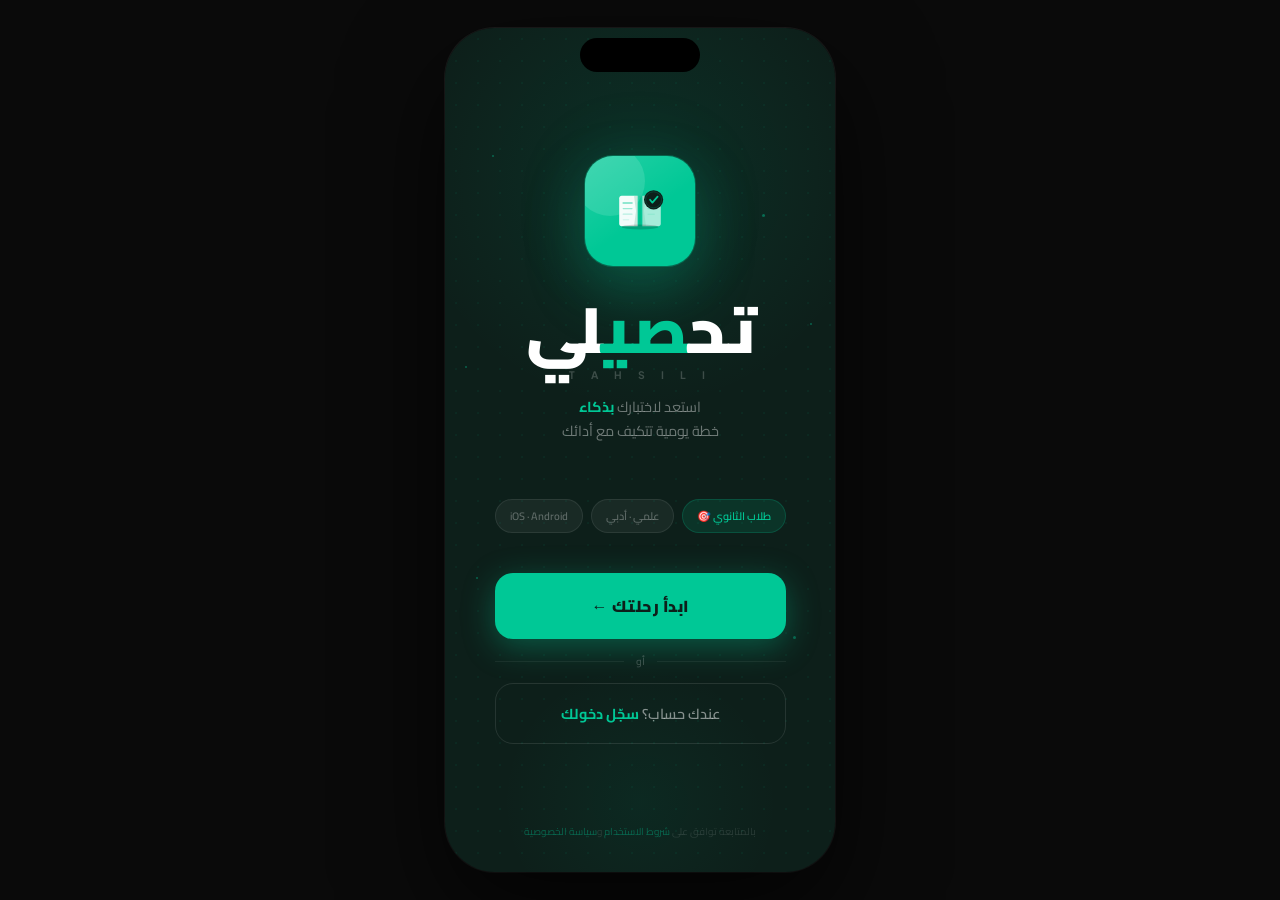
<file: index.html>
<!DOCTYPE html>
<html lang="ar" dir="rtl">
<head>
<meta charset="UTF-8">
<meta name="viewport" content="width=device-width, initial-scale=1.0, maximum-scale=1.0">
<title>تحصيلي</title>
<link href="https://fonts.googleapis.com/css2?family=Cairo:wght@400;500;600;700;800;900&family=Plus+Jakarta+Sans:wght@600;700;800&display=swap" rel="stylesheet">
<style>
:root {
  --g: #00C896;
  --gd: #009E77;
  --gl: #E6FAF5;
  --ink: #0D1F1A;
  --white: #FFFFFF;
}

* { margin:0; padding:0; box-sizing:border-box; }
html,body { height:100%; overflow:hidden; font-family:'Cairo',sans-serif; }
body { background:#0a0a0a; display:flex; align-items:center; justify-content:center; }

/* PHONE */
.phone {
  width:390px; height:844px;
  border-radius:50px; overflow:hidden;
  position:relative;
  box-shadow: 0 40px 100px rgba(0,0,0,0.7), 0 0 0 1px rgba(255,255,255,0.07);
}

/* ══ SPLASH ══ */
.splash {
  width:100%; height:100%;
  background: var(--ink);
  display:flex; flex-direction:column;
  align-items:center; justify-content:center;
  position:relative; overflow:hidden;
}

/* dot grid */
.splash::before {
  content:'';
  position:absolute; inset:0;
  background-image: radial-gradient(rgba(0,200,150,0.06) 1px, transparent 1px);
  background-size: 22px 22px;
}

/* ambient glow */
.glow-1 {
  position:absolute;
  width:500px; height:500px;
  border-radius:50%;
  background: radial-gradient(circle, rgba(0,200,150,0.1) 0%, transparent 65%);
  top:-100px; left:50%; transform:translateX(-50%);
  animation: breathe 5s ease-in-out infinite;
}

.glow-2 {
  position:absolute;
  width:300px; height:300px;
  border-radius:50%;
  background: radial-gradient(circle, rgba(0,200,150,0.06) 0%, transparent 65%);
  bottom:-80px; left:50%; transform:translateX(-50%);
  animation: breathe 5s ease-in-out infinite reverse;
}

@keyframes breathe {
  0%,100% { transform:translateX(-50%) scale(1); opacity:1; }
  50% { transform:translateX(-50%) scale(1.15); opacity:0.7; }
}

/* content */
.splash-content {
  position:relative; z-index:1;
  display:flex; flex-direction:column;
  align-items:center; text-align:center;
  padding:0 40px;
}

/* APP ICON */
.app-icon {
  width:110px; height:110px;
  border-radius:28px;
  background: var(--g);
  display:flex; align-items:center; justify-content:center;
  margin-bottom:32px;
  position:relative; overflow:hidden;
  animation: iconIn 0.9s cubic-bezier(.16,1,.3,1) both;
  box-shadow: 0 0 0 1px rgba(0,200,150,0.3), 0 24px 60px rgba(0,200,150,0.25), 0 0 80px rgba(0,200,150,0.1);
}

.app-icon::before {
  content:'';
  position:absolute;
  top:-10px; left:-10px;
  width:70px; height:70px;
  background:rgba(255,255,255,0.12);
  border-radius:50%;
}

.app-icon::after {
  content:'';
  position:absolute; inset:0;
  background:linear-gradient(145deg,rgba(255,255,255,0.15) 0%,transparent 55%);
}

@keyframes iconIn {
  from { opacity:0; transform:scale(0.5) translateY(30px); }
  to { opacity:1; transform:scale(1) translateY(0); }
}

/* book svg */
.book-svg { position:relative; z-index:1; }

/* APP NAME */
.app-name {
  font-size:4rem;
  font-weight:900;
  color:white;
  line-height:1;
  letter-spacing:-1.5px;
  margin-bottom:6px;
  animation: fadeUp 0.9s 0.15s cubic-bezier(.16,1,.3,1) both;
}

.app-name em {
  color:var(--g);
  font-style:normal;
}

.app-name-en {
  font-family:'Plus Jakarta Sans', sans-serif;
  font-size:0.65rem;
  letter-spacing:7px;
  color:rgba(255,255,255,0.2);
  font-weight:700;
  margin-bottom:14px;
  animation: fadeUp 0.9s 0.2s cubic-bezier(.16,1,.3,1) both;
}

.app-tagline {
  font-size:0.9rem;
  color:rgba(255,255,255,0.4);
  font-weight:400;
  line-height:1.7;
  margin-bottom:56px;
  max-width:260px;
  animation: fadeUp 0.9s 0.25s cubic-bezier(.16,1,.3,1) both;
}

.app-tagline strong { color:var(--g); font-weight:700; }

/* BUTTONS */
.splash-btns {
  width:100%;
  display:flex;
  flex-direction:column;
  gap:12px;
  animation: fadeUp 0.9s 0.35s cubic-bezier(.16,1,.3,1) both;
}

.btn-start {
  width:100%;
  background: var(--g);
  color: var(--ink);
  border:none;
  padding:18px;
  border-radius:18px;
  font-family:'Cairo',sans-serif;
  font-size:1rem;
  font-weight:900;
  cursor:pointer;
  box-shadow: 0 8px 32px rgba(0,200,150,0.35);
  transition:all .2s;
  letter-spacing:0.5px;
}

.btn-start:hover { transform:translateY(-2px); box-shadow:0 12px 40px rgba(0,200,150,0.4); }
.btn-start:active { transform:translateY(0); }

.btn-login {
  width:100%;
  background:transparent;
  color:rgba(255,255,255,0.5);
  border:1.5px solid rgba(255,255,255,0.1);
  padding:16px;
  border-radius:18px;
  font-family:'Cairo',sans-serif;
  font-size:0.9rem;
  font-weight:600;
  cursor:pointer;
  transition:all .2s;
}

.btn-login:hover {
  border-color:rgba(0,200,150,0.3);
  color:rgba(255,255,255,0.75);
  background:rgba(0,200,150,0.05);
}

.btn-login span { color:var(--g); font-weight:700; }

/* DIVIDER */
.divider {
  display:flex; align-items:center; gap:12px;
  width:100%;
}

.divider-line {
  flex:1; height:1px;
  background:rgba(255,255,255,0.06);
}

.divider-text {
  font-size:0.65rem;
  color:rgba(255,255,255,0.2);
  font-weight:600;
  white-space:nowrap;
}

/* FOOTER */
.splash-footer {
  position:absolute;
  bottom:32px; left:0; right:0;
  text-align:center;
  animation: fadeUp 0.9s 0.5s both;
}

.footer-text {
  font-size:0.62rem;
  color:rgba(255,255,255,0.12);
  line-height:1.6;
}

.footer-text a { color:rgba(0,200,150,0.4); text-decoration:none; }

/* SCROLL HINT */
.scroll-hint {
  position:absolute;
  bottom:70px; left:50%; transform:translateX(-50%);
  display:flex; flex-direction:column; align-items:center; gap:6px;
  opacity:0;
  animation: fadeIn 1s 1.5s both;
}

@keyframes fadeIn { from{opacity:0} to{opacity:1} }

.scroll-line {
  width:1.5px; height:32px;
  background:linear-gradient(to bottom, transparent, rgba(0,200,150,0.4));
  animation: scrollAnim 2s ease-in-out infinite;
}

@keyframes scrollAnim {
  0%,100% { opacity:0.4; transform:scaleY(1); }
  50% { opacity:1; transform:scaleY(1.2); }
}

/* PILLS */
.pills {
  display:flex; gap:8px; justify-content:center;
  margin-bottom:40px;
  animation: fadeUp 0.9s 0.3s cubic-bezier(.16,1,.3,1) both;
}

.pill {
  padding:6px 14px;
  border-radius:20px;
  font-size:0.68rem;
  font-weight:600;
}

.pill-green { background:rgba(0,200,150,0.12); color:var(--g); border:1px solid rgba(0,200,150,0.2); }
.pill-gray { background:rgba(255,255,255,0.05); color:rgba(255,255,255,0.3); border:1px solid rgba(255,255,255,0.08); }

@keyframes fadeUp {
  from { opacity:0; transform:translateY(20px); }
  to { opacity:1; transform:translateY(0); }
}

/* STARS / particles */
.star {
  position:absolute;
  width:2px; height:2px;
  border-radius:50%;
  background:rgba(0,200,150,0.4);
  animation: twinkle 3s ease-in-out infinite;
}

@keyframes twinkle {
  0%,100% { opacity:0; transform:scale(0); }
  50% { opacity:1; transform:scale(1); }
}

/* Island */
.dynamic-island {
  width: 120px; height: 34px;
  background: #000;
  border-radius: 20px;
  position: absolute;
  top: 10px; left: 50%; transform: translateX(-50%);
  z-index: 101;
}
</style>
</head>
<body>

<div class="phone">
  <div class="dynamic-island"></div>
  <div class="splash">

    <!-- ambient -->
    <div class="glow-1"></div>
    <div class="glow-2"></div>

    <!-- particles -->
    <div class="star" style="top:15%;left:12%;animation-delay:0s"></div>
    <div class="star" style="top:22%;right:18%;animation-delay:0.8s;width:3px;height:3px"></div>
    <div class="star" style="top:65%;left:8%;animation-delay:1.4s"></div>
    <div class="star" style="top:72%;right:10%;animation-delay:0.4s;width:3px;height:3px"></div>
    <div class="star" style="top:40%;left:5%;animation-delay:2s"></div>
    <div class="star" style="top:35%;right:6%;animation-delay:1.1s"></div>

    <!-- MAIN CONTENT -->
    <div class="splash-content">

      <!-- Icon -->
      <div class="app-icon">
        <svg class="book-svg" width="64" height="64" viewBox="0 0 80 80" fill="none">
          <!-- left page -->
          <path d="M14 24C14 22.3 15.3 21 17 21H37V59H17C15.3 59 14 57.7 14 56V24Z" fill="white" opacity="0.95"/>
          <path d="M34 21H37V59H34C32.8 59 32.2 57.8 32.8 56.8L35 40L32.8 23.2C32.2 22.2 32.8 21 34 21Z" fill="rgba(0,140,90,0.18)"/>
          <!-- left lines -->
          <line x1="19" y1="30" x2="30" y2="30" stroke="rgba(0,200,150,0.55)" stroke-width="2" stroke-linecap="round"/>
          <line x1="19" y1="37" x2="30" y2="37" stroke="rgba(0,200,150,0.38)" stroke-width="1.5" stroke-linecap="round"/>
          <line x1="19" y1="44" x2="30" y2="44" stroke="rgba(0,200,150,0.25)" stroke-width="1.5" stroke-linecap="round"/>
          <line x1="19" y1="51" x2="26" y2="51" stroke="rgba(0,200,150,0.18)" stroke-width="1.2" stroke-linecap="round"/>
          <!-- right page -->
          <path d="M66 24C66 22.3 64.7 21 63 21H43V59H63C64.7 59 66 57.7 66 56V24Z" fill="white" opacity="0.65"/>
          <path d="M46 21H43V59H46C47.2 59 47.8 57.8 47.2 56.8L45 40L47.2 23.2C47.8 22.2 47.2 21 46 21Z" fill="rgba(0,140,90,0.1)"/>
          <!-- right lines -->
          <line x1="50" y1="30" x2="61" y2="30" stroke="rgba(0,200,150,0.38)" stroke-width="2" stroke-linecap="round"/>
          <line x1="50" y1="37" x2="61" y2="37" stroke="rgba(0,200,150,0.25)" stroke-width="1.5" stroke-linecap="round"/>
          <line x1="50" y1="44" x2="58" y2="44" stroke="rgba(0,200,150,0.18)" stroke-width="1.2" stroke-linecap="round"/>
          <!-- spine -->
          <line x1="40" y1="21" x2="40" y2="59" stroke="rgba(0,120,70,0.2)" stroke-width="1.2"/>
          <!-- shadow -->
          <ellipse cx="40" cy="60" rx="23" ry="3" fill="rgba(0,0,0,0.18)"/>
          <!-- badge -->
          <circle cx="57" cy="26" r="12" fill="#0D1F1A"/>
          <circle cx="57" cy="26" r="10" fill="#0D1F1A" stroke="rgba(0,200,150,0.25)" stroke-width="1"/>
          <polyline points="52.5,26 55.5,29.5 62,22" stroke="#00C896" stroke-width="2.2" stroke-linecap="round" stroke-linejoin="round"/>
        </svg>
      </div>

      <!-- Name -->
      <div class="app-name">تح<em>صي</em>لي</div>
      <div class="app-name-en">T A H S I L I</div>

      <!-- Tagline -->
      <div class="app-tagline">
        استعد لاختبارك <strong>بذكاء</strong><br>
        خطة يومية تتكيف مع أدائك
      </div>

      <!-- Pills -->
      <div class="pills">
        <div class="pill pill-green">طلاب الثانوي 🎯</div>
        <div class="pill pill-gray">علمي · أدبي</div>
        <div class="pill pill-gray">iOS · Android</div>
      </div>

      <!-- Buttons -->
      <div class="splash-btns">
        <button class="btn-start" onclick="goToRegister()">
          ابدأ رحلتك ←
        </button>
        <div class="divider">
          <div class="divider-line"></div>
          <div class="divider-text">أو</div>
          <div class="divider-line"></div>
        </div>
        <button class="btn-login" onclick="goToLogin()">
          عندك حساب؟ <span>سجّل دخولك</span>
        </button>
      </div>

    </div>

    <!-- Footer -->
    <div class="splash-footer">
      <div class="footer-text">
        بالمتابعة توافق على <a href="#">شروط الاستخدام</a> و<a href="#">سياسة الخصوصية</a>
      </div>
    </div>

  </div>
</div>

<script src="app.js"></script>
<script>
function goToRegister() {
  window.location.href = 'onboarding.html';
}

function goToLogin() {
  window.location.href = 'login.html';
}
</script>
</body>
</html>
</file>
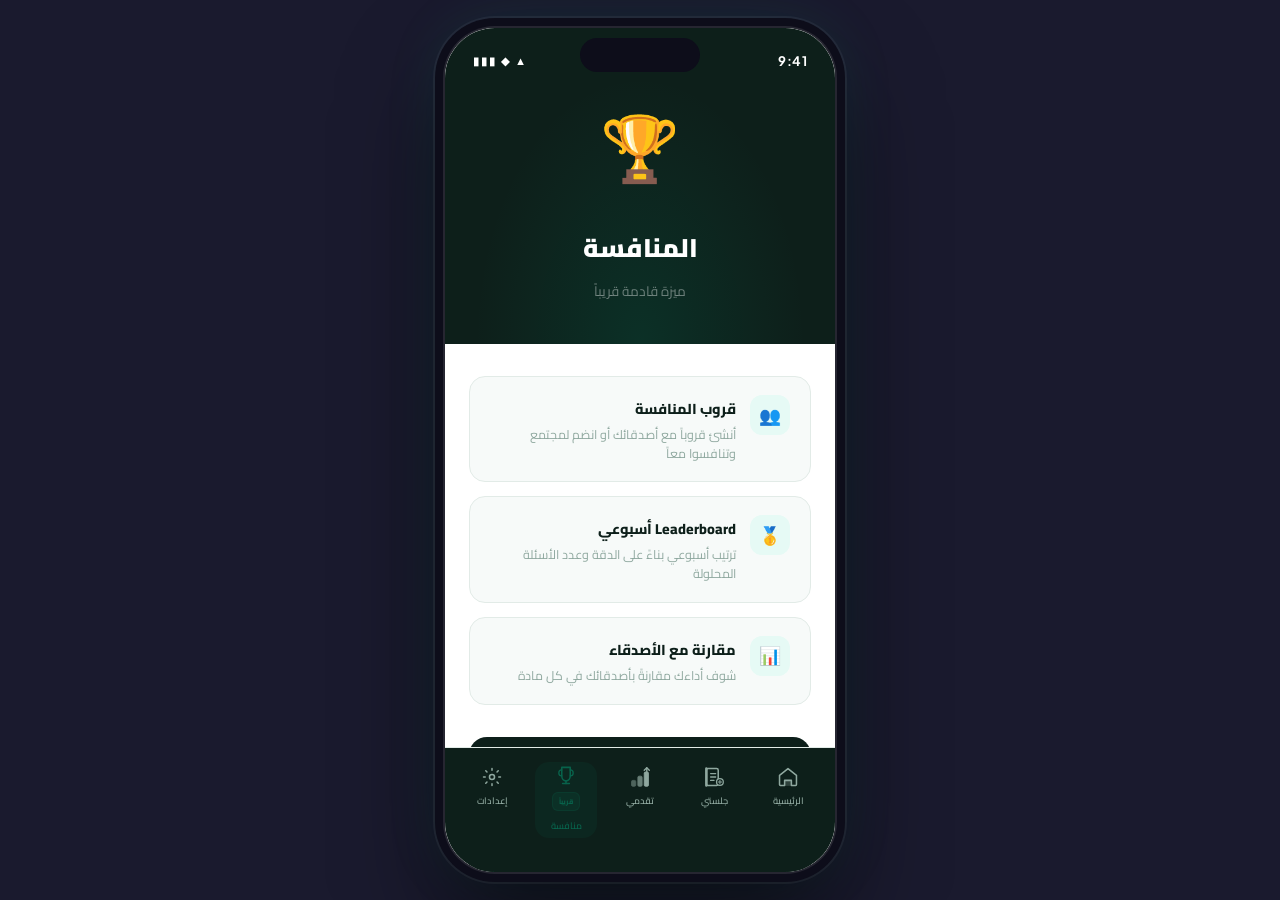
<file: coming-soon.html>
<!DOCTYPE html>
<html lang="ar" dir="rtl">
<head>
<meta charset="UTF-8">
<meta name="viewport" content="width=device-width, initial-scale=1.0, maximum-scale=1.0">
<title>تحصيلي — UI Prototype</title>
<link href="https://fonts.googleapis.com/css2?family=Cairo:wght@300;400;500;600;700;800;900&family=Plus+Jakarta+Sans:wght@500;600;700;800&display=swap" rel="stylesheet">
<link rel="stylesheet" href="style.css">
</head>
<body>
<div class="phone-frame">
  <div class="dynamic-island"></div>
  <!-- ════════ SCREEN: COMING SOON ════════ -->
  <div class="screen active" id="coming">
    <div class="status-bar dark">
      <span class="status-time">9:41</span>
      <span class="status-icons">▲ ◆ ▮▮▮</span>
    </div>
    <div class="screen-body" style="padding-top:0;">
      <div class="coming-header">
        <div style="position:relative;">
          <div class="coming-trophy">🏆</div>
          <div class="coming-header-title">المنافسة</div>
          <div class="coming-header-sub">ميزة قادمة قريباً</div>
        </div>
      </div>

      <div class="coming-body">
        <div class="coming-features">
          <div class="coming-feat">
            <div class="cf-icon">👥</div>
            <div>
              <div class="cf-title">قروب المنافسة</div>
              <div class="cf-desc">أنشئ قروباً مع أصدقائك أو انضم لمجتمع وتنافسوا معاً</div>
            </div>
          </div>
          <div class="coming-feat">
            <div class="cf-icon">🥇</div>
            <div>
              <div class="cf-title">Leaderboard أسبوعي</div>
              <div class="cf-desc">ترتيب أسبوعي بناءً على الدقة وعدد الأسئلة المحلولة</div>
            </div>
          </div>
          <div class="coming-feat">
            <div class="cf-icon">📊</div>
            <div>
              <div class="cf-title">مقارنة مع الأصدقاء</div>
              <div class="cf-desc">شوف أداءك مقارنةً بأصدقائك في كل مادة</div>
            </div>
          </div>
        </div>

        <div class="coming-notify">
          <div class="cn-title">سجّل اهتمامك 🔔</div>
          <div class="cn-sub">كن أول من يعلم عند الإطلاق</div>
          <div class="cn-input-row">
            <input class="cn-input" placeholder="رقم جوالك" type="tel" dir="ltr">
            <button class="cn-btn">سجّل</button>
          </div>
        </div>

        <div style="margin-top:16px;">
          <button class="btn-mistakes" onclick="goTo('home')">← رجوع للرئيسية</button>
        </div>
      </div>
    </div>

    <div class="navbar">
      <div class="nav-item" onclick="goTo('home')">
        <div class="nav-active-pill"></div>
        <div class="nav-icon">
          <svg viewBox="0 0 26 26" fill="none" xmlns="http://www.w3.org/2000/svg">
            <path d="M3 11L13 3L23 11V22C23 22.55 22.55 23 22 23H17V17H9V23H4C3.45 23 3 22.55 3 22V11Z" stroke="currentColor" stroke-width="1.8" stroke-linejoin="round"/>
            <rect x="9" y="17" width="8" height="6" rx="1" fill="currentColor" opacity="0.25"/>
          </svg>
        </div>
        <div class="nav-label">الرئيسية</div>
        <div class="nav-active-dot"></div>
      </div>
      
      <div class="nav-item" onclick="goTo('session')">
        <div class="nav-active-pill"></div>
        <div class="nav-icon">
          <svg viewBox="0 0 26 26" fill="none" xmlns="http://www.w3.org/2000/svg">
            <rect x="4" y="3" width="14" height="20" rx="2" stroke="currentColor" stroke-width="1.8"/>
            <line x1="4" y1="3" x2="4" y2="23" stroke="currentColor" stroke-width="3" stroke-linecap="round"/>
            <line x1="9" y1="9" x2="15" y2="9" stroke="currentColor" stroke-width="1.5" stroke-linecap="round"/>
            <line x1="9" y1="13" x2="15" y2="13" stroke="currentColor" stroke-width="1.5" stroke-linecap="round"/>
            <line x1="9" y1="17" x2="13" y2="17" stroke="currentColor" stroke-width="1.5" stroke-linecap="round"/>
            <circle cx="20" cy="19" r="4" fill="var(--ink)" stroke="currentColor" stroke-width="1.5"/>
            <line x1="20" y1="17" x2="20" y2="21" stroke="currentColor" stroke-width="1.2" stroke-linecap="round"/>
            <line x1="18" y1="19" x2="22" y2="19" stroke="currentColor" stroke-width="1.2" stroke-linecap="round"/>
          </svg>
        </div>
        <div class="nav-label">جلستي</div>
        <div class="nav-active-dot"></div>
      </div>
      
      <div class="nav-item" onclick="goTo('progress-screen')">
        <div class="nav-active-pill"></div>
        <div class="nav-icon">
          <svg viewBox="0 0 26 26" fill="none" xmlns="http://www.w3.org/2000/svg">
            <rect x="3" y="17" width="5" height="7" rx="1.5" fill="currentColor" opacity="0.5"/>
            <rect x="10.5" y="12" width="5" height="12" rx="1.5" fill="currentColor" opacity="0.7"/>
            <rect x="18" y="7" width="5" height="17" rx="1.5" fill="currentColor"/>
            <polyline points="18,5 21,2 24,5" stroke="currentColor" stroke-width="1.6" stroke-linecap="round" stroke-linejoin="round"/>
            <line x1="21" y1="2" x2="21" y2="8" stroke="currentColor" stroke-width="1.6" stroke-linecap="round"/>
          </svg>
        </div>
        <div class="nav-label">تقدمي</div>
        <div class="nav-active-dot"></div>
      </div>
      
      <div class="nav-item active disabled">
        <div class="nav-active-pill"></div>
        <div class="nav-icon">
          <svg viewBox="0 0 26 26" fill="none" xmlns="http://www.w3.org/2000/svg">
            <path d="M8 4H18V14C18 17.31 15.76 20 13 20C10.24 20 8 17.31 8 14V4Z" stroke="currentColor" stroke-width="1.8" stroke-linejoin="round"/>
            <path d="M8 7C6 7 4.5 8 4.5 10.5C4.5 13 6 14 8 14" stroke="currentColor" stroke-width="1.5" stroke-linecap="round"/>
            <path d="M18 7C20 7 21.5 8 21.5 10.5C21.5 13 20 14 18 14" stroke="currentColor" stroke-width="1.5" stroke-linecap="round"/>
            <line x1="13" y1="20" x2="13" y2="23" stroke="currentColor" stroke-width="1.8" stroke-linecap="round"/>
            <line x1="9" y1="23" x2="17" y2="23" stroke="currentColor" stroke-width="1.8" stroke-linecap="round"/>
          </svg>
        </div>
        <div class="coming-soon-tag">قريباً</div>
        <div class="nav-label">منافسة</div>
      </div>
      
      <div class="nav-item" onclick="goTo('settings')">
        <div class="nav-active-pill"></div>
        <div class="nav-icon">
          <svg viewBox="0 0 26 26" fill="none" xmlns="http://www.w3.org/2000/svg">
            <circle cx="13" cy="13" r="3" stroke="currentColor" stroke-width="1.8"/>
            <path d="M13 3V5M13 21V23M3 13H5M21 13H23M5.64 5.64L7.05 7.05M18.95 18.95L20.36 20.36M20.36 5.64L18.95 7.05M7.05 18.95L5.64 20.36" stroke="currentColor" stroke-width="1.8" stroke-linecap="round"/>
          </svg>
        </div>
        <div class="nav-label">إعدادات</div>
        <div class="nav-active-dot"></div>
      </div>
    </div>
  </div>

</div>

</div>
<script src="app.js"></script>
</body>
</html>
</file>
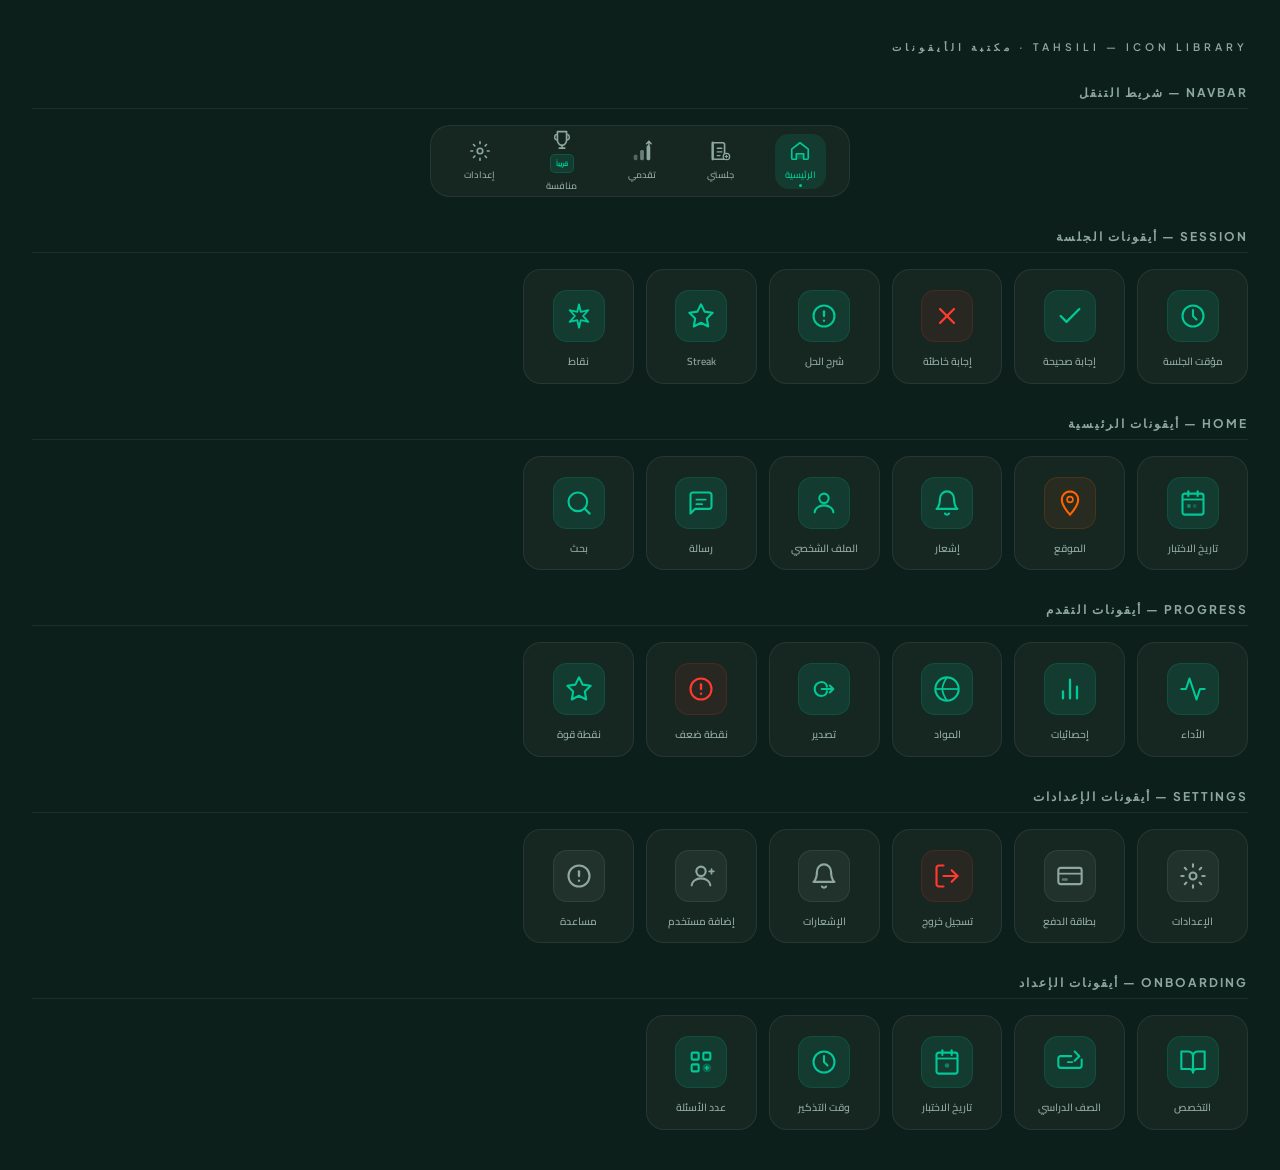
<file: icons.html>
<!DOCTYPE html>
<html lang="ar" dir="rtl">
<head>
<meta charset="UTF-8">
<meta name="viewport" content="width=device-width, initial-scale=1.0">
<title>تحصيلي — مكتبة الأيقونات</title>
<link href="https://fonts.googleapis.com/css2?family=Cairo:wght@400;500;600;700&family=Plus+Jakarta+Sans:wght@500;600&display=swap" rel="stylesheet">
<style>
:root {
  --g: #00C896;
  --gd: #009E77;
  --gl: rgba(0,200,150,0.12);
  --ink: #0D1F1A;
  --inkm: #3D5A52;
  --inkl: #8FA89F;
  --white: #FFFFFF;
  --border: rgba(255,255,255,0.07);
  --card: rgba(255,255,255,0.04);
}

* { margin:0; padding:0; box-sizing:border-box; }

body {
  font-family: 'Cairo', sans-serif;
  background: var(--ink);
  min-height: 100vh;
  padding: 40px 32px;
}

.page-title {
  font-family: 'Plus Jakarta Sans', sans-serif;
  font-size: 0.65rem;
  letter-spacing: 4px;
  color: var(--inkl);
  font-weight: 600;
  margin-bottom: 32px;
}

.section-title {
  font-size: 0.75rem;
  font-weight: 700;
  color: var(--inkl);
  letter-spacing: 2px;
  margin: 32px 0 16px;
  font-family: 'Plus Jakarta Sans', sans-serif;
  padding-bottom: 8px;
  border-bottom: 1px solid var(--border);
}

.icons-grid {
  display: grid;
  grid-template-columns: repeat(auto-fill, minmax(100px, 1fr));
  gap: 12px;
}

.icon-item {
  background: var(--card);
  border: 1px solid var(--border);
  border-radius: 18px;
  padding: 20px 12px 14px;
  display: flex;
  flex-direction: column;
  align-items: center;
  gap: 12px;
  cursor: pointer;
  transition: all 0.2s;
}

.icon-item:hover {
  background: var(--gl);
  border-color: rgba(0,200,150,0.2);
  transform: translateY(-2px);
}

.icon-bg {
  width: 52px;
  height: 52px;
  border-radius: 14px;
  background: var(--gl);
  border: 1px solid rgba(0,200,150,0.15);
  display: flex;
  align-items: center;
  justify-content: center;
}

.icon-bg.gray {
  background: rgba(255,255,255,0.05);
  border-color: rgba(255,255,255,0.07);
}

.icon-bg.red {
  background: rgba(255,59,48,0.08);
  border-color: rgba(255,59,48,0.15);
}

.icon-bg.orange {
  background: rgba(255,100,0,0.08);
  border-color: rgba(255,100,0,0.15);
}

.icon-name {
  font-size: 0.65rem;
  font-weight: 600;
  color: var(--inkl);
  text-align: center;
  line-height: 1.4;
}

.icon-use {
  font-size: 0.55rem;
  color: rgba(143,168,159,0.6);
  text-align: center;
}

/* NAVBAR PREVIEW */
.navbar {
  width: 100%;
  max-width: 420px;
  height: 72px;
  background: rgba(255,255,255,0.04);
  border-radius: 20px;
  display: flex;
  align-items: center;
  justify-content: space-around;
  padding: 0 8px;
  border: 1px solid var(--border);
  margin: 16px auto;
}

.ni {
  display: flex;
  flex-direction: column;
  align-items: center;
  gap: 4px;
  padding: 6px 10px;
  border-radius: 14px;
  cursor: pointer;
  transition: background 0.2s;
  position: relative;
}

.ni:hover { background: var(--gl); }
.ni.active { background: var(--gl); }
.ni-lbl { font-size: 0.58rem; font-weight: 600; color: var(--inkl); }
.ni.active .ni-lbl { color: var(--g); }
.ni-soon { font-size: 0.42rem; background: var(--gl); color: var(--g); padding: 2px 5px; border-radius: 5px; font-weight: 700; border: 1px solid rgba(0,200,150,0.2); }
.ni-dot { width: 3px; height: 3px; border-radius: 50%; background: var(--g); display: none; position: absolute; bottom: 2px; }
.ni.active .ni-dot { display: block; }
</style>
</head>
<body>

<div class="page-title">TAHSILI — ICON LIBRARY · مكتبة الأيقونات</div>

<!-- ═══════════════════════════════════════════════
     NAVBAR — شريط التنقل
     الأيقونات: الرئيسية، جلستي، تقدمي، منافسة، إعدادات
════════════════════════════════════════════════ -->
<div class="section-title">NAVBAR — شريط التنقل</div>
<div class="navbar">

  <!-- الرئيسية -->
  <div class="ni active" onclick="setActive(this)">
    <svg width="22" height="22" viewBox="0 0 24 24" fill="none">
      <path d="M3 10L12 3L21 10V20C21 20.55 20.55 21 20 21H16V15H8V21H4C3.45 21 3 20.55 3 20V10Z" stroke="#00C896" stroke-width="1.8" stroke-linejoin="round"/>
      <rect x="8" y="15" width="8" height="6" rx="1" fill="#00C896" opacity="0.25"/>
    </svg>
    <div class="ni-lbl">الرئيسية</div>
    <div class="ni-dot"></div>
  </div>

  <!-- جلستي -->
  <div class="ni" onclick="setActive(this)">
    <svg width="22" height="22" viewBox="0 0 24 24" fill="none">
      <rect x="4" y="3" width="13" height="18" rx="2" stroke="#8FA89F" stroke-width="1.8"/>
      <line x1="4" y1="3" x2="4" y2="21" stroke="#8FA89F" stroke-width="2.5" stroke-linecap="round"/>
      <line x1="9" y1="9" x2="14" y2="9" stroke="#8FA89F" stroke-width="1.4" stroke-linecap="round"/>
      <line x1="9" y1="13" x2="14" y2="13" stroke="#8FA89F" stroke-width="1.4" stroke-linecap="round"/>
      <line x1="9" y1="17" x2="12" y2="17" stroke="#8FA89F" stroke-width="1.4" stroke-linecap="round"/>
      <circle cx="19" cy="18" r="3.5" fill="#0D1F1A" stroke="#8FA89F" stroke-width="1.4"/>
      <line x1="19" y1="16.5" x2="19" y2="19.5" stroke="#8FA89F" stroke-width="1.2" stroke-linecap="round"/>
      <line x1="17.5" y1="18" x2="20.5" y2="18" stroke="#8FA89F" stroke-width="1.2" stroke-linecap="round"/>
    </svg>
    <div class="ni-lbl">جلستي</div>
    <div class="ni-dot"></div>
  </div>

  <!-- تقدمي -->
  <div class="ni" onclick="setActive(this)">
    <svg width="22" height="22" viewBox="0 0 24 24" fill="none">
      <rect x="3" y="16" width="4" height="6" rx="1.5" fill="#8FA89F" opacity="0.5"/>
      <rect x="10" y="11" width="4" height="11" rx="1.5" fill="#8FA89F" opacity="0.7"/>
      <rect x="17" y="6" width="4" height="16" rx="1.5" fill="#8FA89F"/>
      <polyline points="17,4 19.5,1.5 22,4" stroke="#8FA89F" stroke-width="1.6" stroke-linecap="round" stroke-linejoin="round"/>
      <line x1="19.5" y1="1.5" x2="19.5" y2="7" stroke="#8FA89F" stroke-width="1.6" stroke-linecap="round"/>
    </svg>
    <div class="ni-lbl">تقدمي</div>
    <div class="ni-dot"></div>
  </div>

  <!-- منافسة -->
  <div class="ni" onclick="setActive(this)">
    <svg width="22" height="22" viewBox="0 0 24 24" fill="none">
      <path d="M7 4H17V13C17 16.31 14.76 19 12 19C9.24 19 7 16.31 7 13V4Z" stroke="#8FA89F" stroke-width="1.8" stroke-linejoin="round"/>
      <path d="M7 7C5.5 7 4 8 4 10C4 12 5.5 13 7 13" stroke="#8FA89F" stroke-width="1.5" stroke-linecap="round"/>
      <path d="M17 7C18.5 7 20 8 20 10C20 12 18.5 13 17 13" stroke="#8FA89F" stroke-width="1.5" stroke-linecap="round"/>
      <line x1="12" y1="19" x2="12" y2="22" stroke="#8FA89F" stroke-width="1.8" stroke-linecap="round"/>
      <line x1="9" y1="22" x2="15" y2="22" stroke="#8FA89F" stroke-width="1.8" stroke-linecap="round"/>
    </svg>
    <div class="ni-soon">قريباً</div>
    <div class="ni-lbl">منافسة</div>
  </div>

  <!-- إعدادات -->
  <div class="ni" onclick="setActive(this)">
    <svg width="22" height="22" viewBox="0 0 24 24" fill="none">
      <circle cx="12" cy="12" r="3" stroke="#8FA89F" stroke-width="1.8"/>
      <path d="M12 2V4M12 20V22M2 12H4M20 12H22M4.93 4.93L6.34 6.34M17.66 17.66L19.07 19.07M19.07 4.93L17.66 6.34M6.34 17.66L4.93 19.07" stroke="#8FA89F" stroke-width="1.8" stroke-linecap="round"/>
    </svg>
    <div class="ni-lbl">إعدادات</div>
    <div class="ni-dot"></div>
  </div>

</div>


<!-- ═══════════════════════════════════════════════
     SESSION — أيقونات الجلسة
     الأيقونات: مؤقت الجلسة، إجابة صحيحة، إجابة خاطئة،
               شرح الحل، Streak، نقاط
════════════════════════════════════════════════ -->
<div class="section-title">SESSION — أيقونات الجلسة</div>
<div class="icons-grid">

  <!-- مؤقت الجلسة -->
  <div class="icon-item">
    <div class="icon-bg">
      <svg width="28" height="28" viewBox="0 0 24 24" fill="none">
        <circle cx="12" cy="12" r="9" stroke="#00C896" stroke-width="1.8"/>
        <polyline points="12,7 12,12 15,15" stroke="#00C896" stroke-width="1.8" stroke-linecap="round" stroke-linejoin="round"/>
      </svg>
    </div>
    <div class="icon-name">مؤقت الجلسة</div>
  </div>

  <!-- إجابة صحيحة -->
  <div class="icon-item">
    <div class="icon-bg">
      <svg width="28" height="28" viewBox="0 0 24 24" fill="none">
        <polyline points="20,6 9,17 4,12" stroke="#00C896" stroke-width="2" stroke-linecap="round" stroke-linejoin="round"/>
      </svg>
    </div>
    <div class="icon-name">إجابة صحيحة</div>
  </div>

  <!-- إجابة خاطئة -->
  <div class="icon-item">
    <div class="icon-bg red">
      <svg width="28" height="28" viewBox="0 0 24 24" fill="none">
        <line x1="18" y1="6" x2="6" y2="18" stroke="#FF3B30" stroke-width="2" stroke-linecap="round"/>
        <line x1="6" y1="6" x2="18" y2="18" stroke="#FF3B30" stroke-width="2" stroke-linecap="round"/>
      </svg>
    </div>
    <div class="icon-name">إجابة خاطئة</div>
  </div>

  <!-- شرح الحل -->
  <div class="icon-item">
    <div class="icon-bg">
      <svg width="28" height="28" viewBox="0 0 24 24" fill="none">
        <circle cx="12" cy="12" r="9" stroke="#00C896" stroke-width="1.8"/>
        <line x1="12" y1="8" x2="12" y2="12" stroke="#00C896" stroke-width="2" stroke-linecap="round"/>
        <circle cx="12" cy="16" r="1" fill="#00C896"/>
      </svg>
    </div>
    <div class="icon-name">شرح الحل</div>
  </div>

  <!-- Streak -->
  <div class="icon-item">
    <div class="icon-bg">
      <svg width="28" height="28" viewBox="0 0 24 24" fill="none">
        <polygon points="12,2 15.09,8.26 22,9.27 17,14.14 18.18,21.02 12,17.77 5.82,21.02 7,14.14 2,9.27 8.91,8.26" stroke="#00C896" stroke-width="1.8" stroke-linejoin="round"/>
      </svg>
    </div>
    <div class="icon-name">Streak</div>
  </div>

  <!-- نقاط -->
  <div class="icon-item">
    <div class="icon-bg">
      <svg width="28" height="28" viewBox="0 0 24 24" fill="none">
        <path d="M12 2L13.5 8.5L20 7L15.5 12L20 17L13.5 15.5L12 22L10.5 15.5L4 17L8.5 12L4 7L10.5 8.5Z" stroke="#00C896" stroke-width="1.6" stroke-linejoin="round"/>
      </svg>
    </div>
    <div class="icon-name">نقاط</div>
  </div>

</div>


<!-- ═══════════════════════════════════════════════
     HOME — أيقونات الرئيسية
     الأيقونات: تاريخ الاختبار، الموقع، إشعار،
               الملف الشخصي، رسالة، بحث
════════════════════════════════════════════════ -->
<div class="section-title">HOME — أيقونات الرئيسية</div>
<div class="icons-grid">

  <!-- تاريخ الاختبار -->
  <div class="icon-item">
    <div class="icon-bg">
      <svg width="28" height="28" viewBox="0 0 24 24" fill="none">
        <rect x="3" y="4" width="18" height="18" rx="2" stroke="#00C896" stroke-width="1.8"/>
        <line x1="3" y1="9" x2="21" y2="9" stroke="#00C896" stroke-width="1.5"/>
        <line x1="8" y1="2" x2="8" y2="6" stroke="#00C896" stroke-width="1.8" stroke-linecap="round"/>
        <line x1="16" y1="2" x2="16" y2="6" stroke="#00C896" stroke-width="1.8" stroke-linecap="round"/>
        <rect x="7" y="13" width="3" height="3" rx="0.5" fill="#00C896" opacity="0.6"/>
        <rect x="12" y="13" width="3" height="3" rx="0.5" fill="#00C896" opacity="0.3"/>
      </svg>
    </div>
    <div class="icon-name">تاريخ الاختبار</div>
  </div>

  <!-- الموقع -->
  <div class="icon-item">
    <div class="icon-bg orange">
      <svg width="28" height="28" viewBox="0 0 24 24" fill="none">
        <path d="M12 2C8.13 2 5 5.13 5 9C5 14.25 12 22 12 22C12 22 19 14.25 19 9C19 5.13 15.87 2 12 2Z" stroke="#FF6400" stroke-width="1.8"/>
        <circle cx="12" cy="9" r="2.5" stroke="#FF6400" stroke-width="1.5"/>
      </svg>
    </div>
    <div class="icon-name">الموقع</div>
  </div>

  <!-- إشعار -->
  <div class="icon-item">
    <div class="icon-bg">
      <svg width="28" height="28" viewBox="0 0 24 24" fill="none">
        <path d="M18 8C18 6.4087 17.3679 4.88258 16.2426 3.75736C15.1174 2.63214 13.5913 2 12 2C10.4087 2 8.88258 2.63214 7.75736 3.75736C6.63214 4.88258 6 6.4087 6 8C6 15 3 17 3 17H21C21 17 18 15 18 8Z" stroke="#00C896" stroke-width="1.8" stroke-linejoin="round"/>
        <path d="M13.73 21C13.5542 21.3031 13.3019 21.5547 12.9982 21.7295C12.6946 21.9044 12.3504 21.9965 12 21.9965C11.6496 21.9965 11.3054 21.9044 11.0018 21.7295C10.6982 21.5547 10.4458 21.3031 10.27 21" stroke="#00C896" stroke-width="1.8" stroke-linecap="round"/>
      </svg>
    </div>
    <div class="icon-name">إشعار</div>
  </div>

  <!-- الملف الشخصي -->
  <div class="icon-item">
    <div class="icon-bg">
      <svg width="28" height="28" viewBox="0 0 24 24" fill="none">
        <circle cx="12" cy="8" r="4" stroke="#00C896" stroke-width="1.8"/>
        <path d="M4 20C4 17 7.58 14 12 14C16.42 14 20 17 20 20" stroke="#00C896" stroke-width="1.8" stroke-linecap="round"/>
      </svg>
    </div>
    <div class="icon-name">الملف الشخصي</div>
  </div>

  <!-- رسالة -->
  <div class="icon-item">
    <div class="icon-bg">
      <svg width="28" height="28" viewBox="0 0 24 24" fill="none">
        <path d="M21 15C21 15.5304 20.7893 16.0391 20.4142 16.4142C20.0391 16.7893 19.5304 17 19 17H7L3 21V5C3 4.46957 3.21071 3.96086 3.58579 3.58579C3.96086 3.21071 4.46957 3 5 3H19C19.5304 3 20.0391 3.21071 20.4142 3.58579C20.7893 3.96086 21 4.46957 21 5V15Z" stroke="#00C896" stroke-width="1.8" stroke-linejoin="round"/>
        <line x1="8" y1="9" x2="16" y2="9" stroke="#00C896" stroke-width="1.5" stroke-linecap="round"/>
        <line x1="8" y1="13" x2="13" y2="13" stroke="#00C896" stroke-width="1.5" stroke-linecap="round"/>
      </svg>
    </div>
    <div class="icon-name">رسالة</div>
  </div>

  <!-- بحث -->
  <div class="icon-item">
    <div class="icon-bg">
      <svg width="28" height="28" viewBox="0 0 24 24" fill="none">
        <circle cx="11" cy="11" r="8" stroke="#00C896" stroke-width="1.8"/>
        <line x1="21" y1="21" x2="16.65" y2="16.65" stroke="#00C896" stroke-width="2" stroke-linecap="round"/>
      </svg>
    </div>
    <div class="icon-name">بحث</div>
  </div>

</div>


<!-- ═══════════════════════════════════════════════
     PROGRESS — أيقونات التقدم
     الأيقونات: الأداء، إحصائيات، المواد،
               تصدير، نقطة ضعف، نقطة قوة
════════════════════════════════════════════════ -->
<div class="section-title">PROGRESS — أيقونات التقدم</div>
<div class="icons-grid">

  <!-- الأداء -->
  <div class="icon-item">
    <div class="icon-bg">
      <svg width="28" height="28" viewBox="0 0 24 24" fill="none">
        <polyline points="22,12 18,12 15,21 9,3 6,12 2,12" stroke="#00C896" stroke-width="1.8" stroke-linecap="round" stroke-linejoin="round"/>
      </svg>
    </div>
    <div class="icon-name">الأداء</div>
  </div>

  <!-- إحصائيات -->
  <div class="icon-item">
    <div class="icon-bg">
      <svg width="28" height="28" viewBox="0 0 24 24" fill="none">
        <path d="M18 20V10M12 20V4M6 20V14" stroke="#00C896" stroke-width="2" stroke-linecap="round" stroke-linejoin="round"/>
      </svg>
    </div>
    <div class="icon-name">إحصائيات</div>
  </div>

  <!-- المواد -->
  <div class="icon-item">
    <div class="icon-bg">
      <svg width="28" height="28" viewBox="0 0 24 24" fill="none">
        <path d="M12 22C17.5228 22 22 17.5228 22 12C22 6.47715 17.5228 2 12 2C6.47715 2 2 6.47715 2 12C2 17.5228 6.47715 22 12 22Z" stroke="#00C896" stroke-width="1.8"/>
        <path d="M12 2C12 2 8 8 8 12C8 16 12 22 12 22" stroke="#00C896" stroke-width="1.5"/>
        <line x1="2" y1="12" x2="22" y2="12" stroke="#00C896" stroke-width="1.5"/>
      </svg>
    </div>
    <div class="icon-name">المواد</div>
  </div>

  <!-- تصدير -->
  <div class="icon-item">
    <div class="icon-bg">
      <svg width="28" height="28" viewBox="0 0 24 24" fill="none">
        <path d="M14.5 10C14.5 10 14 6 10 6C6 6 4 9 4 12C4 15 6 18 10 18C14 18 14.5 14 14.5 14" stroke="#00C896" stroke-width="1.8" stroke-linecap="round"/>
        <path d="M20 12H10M20 12L17 9M20 12L17 15" stroke="#00C896" stroke-width="1.8" stroke-linecap="round" stroke-linejoin="round"/>
      </svg>
    </div>
    <div class="icon-name">تصدير</div>
  </div>

  <!-- نقطة ضعف -->
  <div class="icon-item">
    <div class="icon-bg red">
      <svg width="28" height="28" viewBox="0 0 24 24" fill="none">
        <circle cx="12" cy="12" r="9" stroke="#FF3B30" stroke-width="1.8"/>
        <line x1="12" y1="8" x2="12" y2="12" stroke="#FF3B30" stroke-width="2" stroke-linecap="round"/>
        <circle cx="12" cy="16" r="1" fill="#FF3B30"/>
      </svg>
    </div>
    <div class="icon-name">نقطة ضعف</div>
  </div>

  <!-- نقطة قوة -->
  <div class="icon-item">
    <div class="icon-bg">
      <svg width="28" height="28" viewBox="0 0 24 24" fill="none">
        <path d="M12 2L15.09 8.26L22 9.27L17 14.14L18.18 21.02L12 17.77L5.82 21.02L7 14.14L2 9.27L8.91 8.26L12 2Z" stroke="#00C896" stroke-width="1.8" stroke-linejoin="round"/>
      </svg>
    </div>
    <div class="icon-name">نقطة قوة</div>
  </div>

</div>


<!-- ═══════════════════════════════════════════════
     SETTINGS — أيقونات الإعدادات
     الأيقونات: الإعدادات، بطاقة الدفع، تسجيل خروج،
               الإشعارات، إضافة مستخدم، مساعدة
════════════════════════════════════════════════ -->
<div class="section-title">SETTINGS — أيقونات الإعدادات</div>
<div class="icons-grid">

  <!-- الإعدادات -->
  <div class="icon-item">
    <div class="icon-bg gray">
      <svg width="28" height="28" viewBox="0 0 24 24" fill="none">
        <circle cx="12" cy="12" r="3" stroke="#8FA89F" stroke-width="1.8"/>
        <path d="M12 2V4M12 20V22M2 12H4M20 12H22M4.93 4.93L6.34 6.34M17.66 17.66L19.07 19.07M19.07 4.93L17.66 6.34M6.34 17.66L4.93 19.07" stroke="#8FA89F" stroke-width="1.8" stroke-linecap="round"/>
      </svg>
    </div>
    <div class="icon-name">الإعدادات</div>
  </div>

  <!-- بطاقة الدفع -->
  <div class="icon-item">
    <div class="icon-bg gray">
      <svg width="28" height="28" viewBox="0 0 24 24" fill="none">
        <rect x="2" y="5" width="20" height="14" rx="2" stroke="#8FA89F" stroke-width="1.8"/>
        <line x1="2" y1="10" x2="22" y2="10" stroke="#8FA89F" stroke-width="1.5"/>
        <rect x="5" y="14" width="5" height="2" rx="0.5" fill="#8FA89F" opacity="0.6"/>
      </svg>
    </div>
    <div class="icon-name">بطاقة الدفع</div>
  </div>

  <!-- تسجيل خروج -->
  <div class="icon-item">
    <div class="icon-bg red">
      <svg width="28" height="28" viewBox="0 0 24 24" fill="none">
        <path d="M9 21H5C4.46957 21 3.96086 20.7893 3.58579 20.4142C3.21071 20.0391 3 19.5304 3 19V5C3 4.46957 3.21071 3.96086 3.58579 3.58579C3.96086 3.21071 4.46957 3 5 3H9" stroke="#FF3B30" stroke-width="1.8" stroke-linecap="round"/>
        <polyline points="16,17 21,12 16,7" stroke="#FF3B30" stroke-width="1.8" stroke-linecap="round" stroke-linejoin="round"/>
        <line x1="21" y1="12" x2="9" y2="12" stroke="#FF3B30" stroke-width="1.8" stroke-linecap="round"/>
      </svg>
    </div>
    <div class="icon-name">تسجيل خروج</div>
  </div>

  <!-- الإشعارات -->
  <div class="icon-item">
    <div class="icon-bg gray">
      <svg width="28" height="28" viewBox="0 0 24 24" fill="none">
        <path d="M18 8C18 6.4087 17.3679 4.88258 16.2426 3.75736C15.1174 2.63214 13.5913 2 12 2C10.4087 2 8.88258 2.63214 7.75736 3.75736C6.63214 4.88258 6 6.4087 6 8C6 15 3 17 3 17H21C21 17 18 15 18 8Z" stroke="#8FA89F" stroke-width="1.8" stroke-linejoin="round"/>
        <path d="M13.73 21C13.5542 21.3031 13.3019 21.5547 12.9982 21.7295C12.6946 21.9044 12.3504 21.9965 12 21.9965C11.6496 21.9965 11.3054 21.9044 11.0018 21.7295C10.6982 21.5547 10.4458 21.3031 10.27 21" stroke="#8FA89F" stroke-width="1.8" stroke-linecap="round"/>
      </svg>
    </div>
    <div class="icon-name">الإشعارات</div>
  </div>

  <!-- إضافة مستخدم -->
  <div class="icon-item">
    <div class="icon-bg gray">
      <svg width="28" height="28" viewBox="0 0 24 24" fill="none">
        <circle cx="12" cy="8" r="4" stroke="#8FA89F" stroke-width="1.8"/>
        <path d="M4 20C4 17 7.58 14 12 14C16.42 14 20 17 20 20" stroke="#8FA89F" stroke-width="1.8" stroke-linecap="round"/>
        <line x1="19" y1="8" x2="23" y2="8" stroke="#8FA89F" stroke-width="1.5" stroke-linecap="round"/>
        <line x1="21" y1="6" x2="21" y2="10" stroke="#8FA89F" stroke-width="1.5" stroke-linecap="round"/>
      </svg>
    </div>
    <div class="icon-name">إضافة مستخدم</div>
  </div>

  <!-- مساعدة -->
  <div class="icon-item">
    <div class="icon-bg gray">
      <svg width="28" height="28" viewBox="0 0 24 24" fill="none">
        <circle cx="12" cy="12" r="9" stroke="#8FA89F" stroke-width="1.8"/>
        <line x1="12" y1="8" x2="12" y2="12" stroke="#8FA89F" stroke-width="2" stroke-linecap="round"/>
        <circle cx="12" cy="16" r="1" fill="#8FA89F"/>
      </svg>
    </div>
    <div class="icon-name">مساعدة</div>
  </div>

</div>


<!-- ═══════════════════════════════════════════════
     ONBOARDING — أيقونات الإعداد
     الأيقونات: التخصص، الصف الدراسي، تاريخ الاختبار،
               وقت التذكير، عدد الأسئلة
════════════════════════════════════════════════ -->
<div class="section-title">ONBOARDING — أيقونات الإعداد</div>
<div class="icons-grid">

  <!-- التخصص -->
  <div class="icon-item">
    <div class="icon-bg">
      <svg width="28" height="28" viewBox="0 0 24 24" fill="none">
        <path d="M2 3H8C9.06087 3 10.0783 3.42143 10.8284 4.17157C11.5786 4.92172 12 5.93913 12 7V21C12 20.2044 11.6839 19.4413 11.1213 18.8787C10.5587 18.3161 9.79565 18 9 18H2V3Z" stroke="#00C896" stroke-width="1.8" stroke-linejoin="round"/>
        <path d="M22 3H16C14.9391 3 13.9217 3.42143 13.1716 4.17157C12.4214 4.92172 12 5.93913 12 7V21C12 20.2044 12.3161 19.4413 12.8787 18.8787C13.4413 18.3161 14.2044 18 15 18H22V3Z" stroke="#00C896" stroke-width="1.8" stroke-linejoin="round"/>
      </svg>
    </div>
    <div class="icon-name">التخصص</div>
  </div>

  <!-- الصف الدراسي -->
  <div class="icon-item">
    <div class="icon-bg">
      <svg width="28" height="28" viewBox="0 0 24 24" fill="none">
        <path d="M22 10V15C22 16.1046 21.1046 17 20 17H4C2.89543 17 2 16.1046 2 15V9C2 7.89543 2.89543 7 4 7H13" stroke="#00C896" stroke-width="1.8" stroke-linecap="round"/>
        <polyline points="16,3 20,7 16,11" stroke="#00C896" stroke-width="1.8" stroke-linecap="round" stroke-linejoin="round"/>
        <line x1="10" y1="12" x2="14" y2="12" stroke="#00C896" stroke-width="1.5" stroke-linecap="round"/>
      </svg>
    </div>
    <div class="icon-name">الصف الدراسي</div>
  </div>

  <!-- تاريخ الاختبار -->
  <div class="icon-item">
    <div class="icon-bg">
      <svg width="28" height="28" viewBox="0 0 24 24" fill="none">
        <rect x="3" y="4" width="18" height="18" rx="2" stroke="#00C896" stroke-width="1.8"/>
        <line x1="3" y1="9" x2="21" y2="9" stroke="#00C896" stroke-width="1.5"/>
        <line x1="8" y1="2" x2="8" y2="6" stroke="#00C896" stroke-width="1.8" stroke-linecap="round"/>
        <line x1="16" y1="2" x2="16" y2="6" stroke="#00C896" stroke-width="1.8" stroke-linecap="round"/>
        <circle cx="12" cy="15" r="2" fill="#00C896" opacity="0.5"/>
      </svg>
    </div>
    <div class="icon-name">تاريخ الاختبار</div>
  </div>

  <!-- وقت التذكير -->
  <div class="icon-item">
    <div class="icon-bg">
      <svg width="28" height="28" viewBox="0 0 24 24" fill="none">
        <circle cx="12" cy="12" r="9" stroke="#00C896" stroke-width="1.8"/>
        <polyline points="12,7 12,12 15,15" stroke="#00C896" stroke-width="1.8" stroke-linecap="round" stroke-linejoin="round"/>
      </svg>
    </div>
    <div class="icon-name">وقت التذكير</div>
  </div>

  <!-- عدد الأسئلة -->
  <div class="icon-item">
    <div class="icon-bg">
      <svg width="28" height="28" viewBox="0 0 24 24" fill="none">
        <rect x="4" y="4" width="6" height="6" rx="1" stroke="#00C896" stroke-width="1.8"/>
        <rect x="14" y="4" width="6" height="6" rx="1" stroke="#00C896" stroke-width="1.8"/>
        <rect x="4" y="14" width="6" height="6" rx="1" stroke="#00C896" stroke-width="1.8"/>
        <circle cx="17" cy="17" r="3" fill="#00C896" opacity="0.3" stroke="#00C896" stroke-width="1.5"/>
        <line x1="17" y1="15.5" x2="17" y2="18.5" stroke="#00C896" stroke-width="1.2" stroke-linecap="round"/>
        <line x1="15.5" y1="17" x2="18.5" y2="17" stroke="#00C896" stroke-width="1.2" stroke-linecap="round"/>
      </svg>
    </div>
    <div class="icon-name">عدد الأسئلة</div>
  </div>

</div>

<script>
function setActive(el) {
  document.querySelectorAll('.ni').forEach(n => n.classList.remove('active'));
  el.classList.add('active');
}
</script>

</body>
</html>
</file>
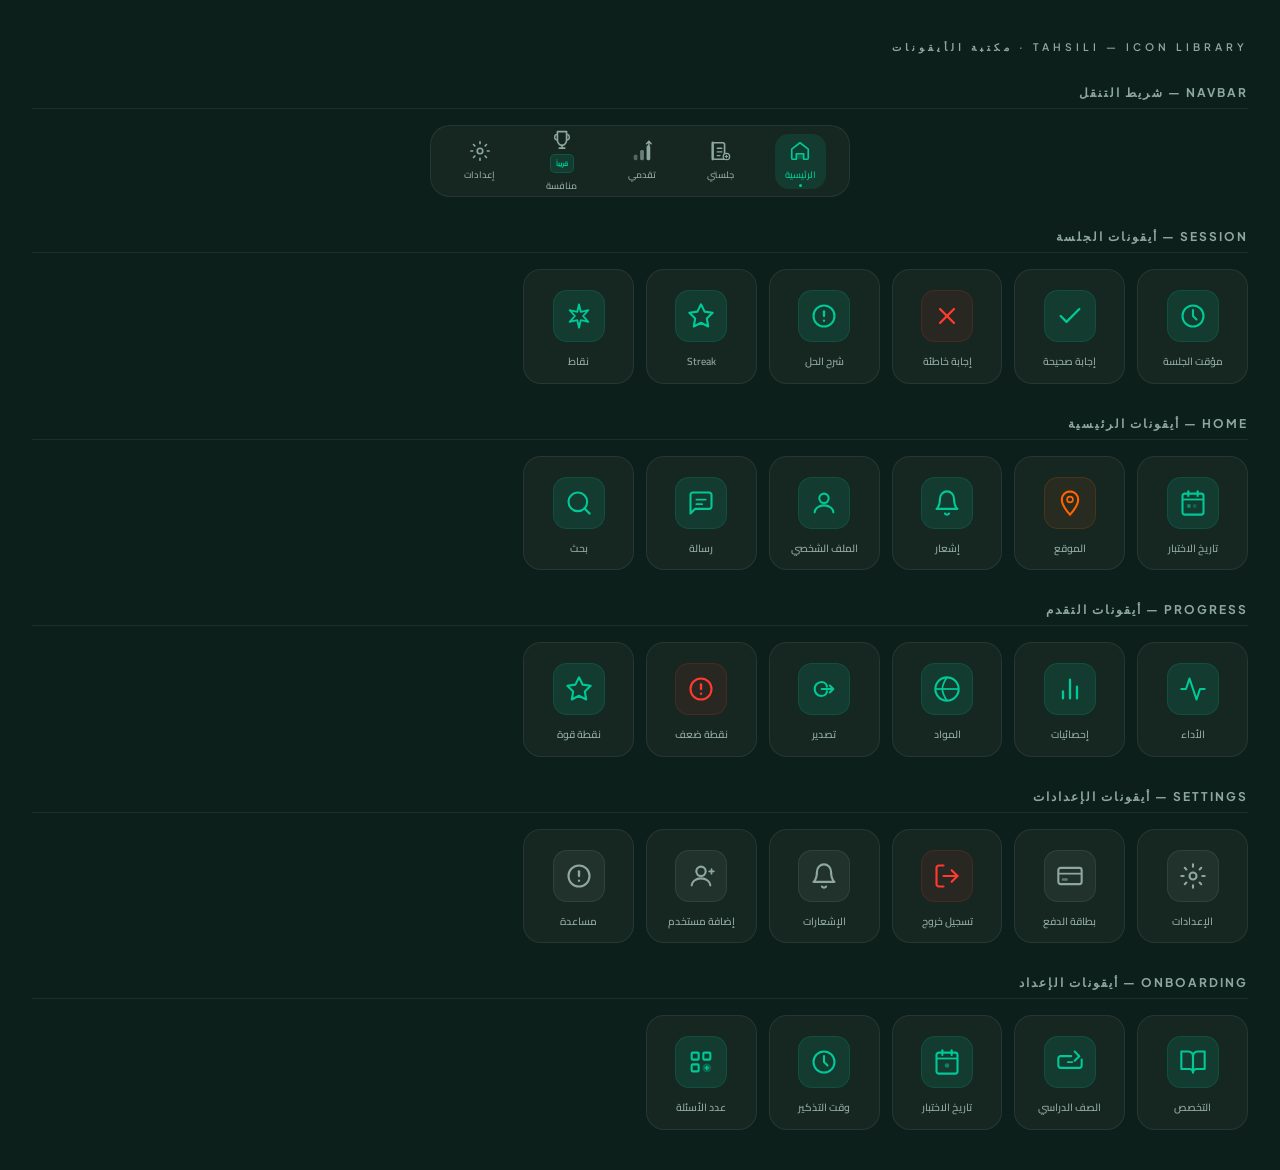
<file: iconsAA.html>
<!DOCTYPE html>
<html lang="ar" dir="rtl">
<head>
<meta charset="UTF-8">
<meta name="viewport" content="width=device-width, initial-scale=1.0">
<title>تحصيلي — مكتبة الأيقونات</title>
<link href="https://fonts.googleapis.com/css2?family=Cairo:wght@400;500;600;700&family=Plus+Jakarta+Sans:wght@500;600&display=swap" rel="stylesheet">
<style>
:root {
  --g: #00C896;
  --gd: #009E77;
  --gl: rgba(0,200,150,0.12);
  --ink: #0D1F1A;
  --inkm: #3D5A52;
  --inkl: #8FA89F;
  --white: #FFFFFF;
  --border: rgba(255,255,255,0.07);
  --card: rgba(255,255,255,0.04);
}

* { margin:0; padding:0; box-sizing:border-box; }

body {
  font-family: 'Cairo', sans-serif;
  background: var(--ink);
  min-height: 100vh;
  padding: 40px 32px;
}

.page-title {
  font-family: 'Plus Jakarta Sans', sans-serif;
  font-size: 0.65rem;
  letter-spacing: 4px;
  color: var(--inkl);
  font-weight: 600;
  margin-bottom: 32px;
}

.section-title {
  font-size: 0.75rem;
  font-weight: 700;
  color: var(--inkl);
  letter-spacing: 2px;
  margin: 32px 0 16px;
  font-family: 'Plus Jakarta Sans', sans-serif;
  padding-bottom: 8px;
  border-bottom: 1px solid var(--border);
}

.icons-grid {
  display: grid;
  grid-template-columns: repeat(auto-fill, minmax(100px, 1fr));
  gap: 12px;
}

.icon-item {
  background: var(--card);
  border: 1px solid var(--border);
  border-radius: 18px;
  padding: 20px 12px 14px;
  display: flex;
  flex-direction: column;
  align-items: center;
  gap: 12px;
  cursor: pointer;
  transition: all 0.2s;
}

.icon-item:hover {
  background: var(--gl);
  border-color: rgba(0,200,150,0.2);
  transform: translateY(-2px);
}

.icon-bg {
  width: 52px;
  height: 52px;
  border-radius: 14px;
  background: var(--gl);
  border: 1px solid rgba(0,200,150,0.15);
  display: flex;
  align-items: center;
  justify-content: center;
}

.icon-bg.gray {
  background: rgba(255,255,255,0.05);
  border-color: rgba(255,255,255,0.07);
}

.icon-bg.red {
  background: rgba(255,59,48,0.08);
  border-color: rgba(255,59,48,0.15);
}

.icon-bg.orange {
  background: rgba(255,100,0,0.08);
  border-color: rgba(255,100,0,0.15);
}

.icon-name {
  font-size: 0.65rem;
  font-weight: 600;
  color: var(--inkl);
  text-align: center;
  line-height: 1.4;
}

.icon-use {
  font-size: 0.55rem;
  color: rgba(143,168,159,0.6);
  text-align: center;
}

/* NAVBAR PREVIEW */
.navbar {
  width: 100%;
  max-width: 420px;
  height: 72px;
  background: rgba(255,255,255,0.04);
  border-radius: 20px;
  display: flex;
  align-items: center;
  justify-content: space-around;
  padding: 0 8px;
  border: 1px solid var(--border);
  margin: 16px auto;
}

.ni {
  display: flex;
  flex-direction: column;
  align-items: center;
  gap: 4px;
  padding: 6px 10px;
  border-radius: 14px;
  cursor: pointer;
  transition: background 0.2s;
  position: relative;
}

.ni:hover { background: var(--gl); }
.ni.active { background: var(--gl); }
.ni-lbl { font-size: 0.58rem; font-weight: 600; color: var(--inkl); }
.ni.active .ni-lbl { color: var(--g); }
.ni-soon { font-size: 0.42rem; background: var(--gl); color: var(--g); padding: 2px 5px; border-radius: 5px; font-weight: 700; border: 1px solid rgba(0,200,150,0.2); }
.ni-dot { width: 3px; height: 3px; border-radius: 50%; background: var(--g); display: none; position: absolute; bottom: 2px; }
.ni.active .ni-dot { display: block; }
</style>
</head>
<body>

<div class="page-title">TAHSILI — ICON LIBRARY · مكتبة الأيقونات</div>

<!-- ═══ NAVBAR ═══ -->
<div class="section-title">NAVBAR — شريط التنقل</div>
<div class="navbar">
  <div class="ni active" onclick="setActive(this)">
    <svg width="22" height="22" viewBox="0 0 24 24" fill="none">
      <path d="M3 10L12 3L21 10V20C21 20.55 20.55 21 20 21H16V15H8V21H4C3.45 21 3 20.55 3 20V10Z" stroke="#00C896" stroke-width="1.8" stroke-linejoin="round"/>
      <rect x="8" y="15" width="8" height="6" rx="1" fill="#00C896" opacity="0.25"/>
    </svg>
    <div class="ni-lbl">الرئيسية</div>
    <div class="ni-dot"></div>
  </div>
  <div class="ni" onclick="setActive(this)">
    <svg width="22" height="22" viewBox="0 0 24 24" fill="none">
      <rect x="4" y="3" width="13" height="18" rx="2" stroke="#8FA89F" stroke-width="1.8"/>
      <line x1="4" y1="3" x2="4" y2="21" stroke="#8FA89F" stroke-width="2.5" stroke-linecap="round"/>
      <line x1="9" y1="9" x2="14" y2="9" stroke="#8FA89F" stroke-width="1.4" stroke-linecap="round"/>
      <line x1="9" y1="13" x2="14" y2="13" stroke="#8FA89F" stroke-width="1.4" stroke-linecap="round"/>
      <line x1="9" y1="17" x2="12" y2="17" stroke="#8FA89F" stroke-width="1.4" stroke-linecap="round"/>
      <circle cx="19" cy="18" r="3.5" fill="#0D1F1A" stroke="#8FA89F" stroke-width="1.4"/>
      <line x1="19" y1="16.5" x2="19" y2="19.5" stroke="#8FA89F" stroke-width="1.2" stroke-linecap="round"/>
      <line x1="17.5" y1="18" x2="20.5" y2="18" stroke="#8FA89F" stroke-width="1.2" stroke-linecap="round"/>
    </svg>
    <div class="ni-lbl">جلستي</div>
    <div class="ni-dot"></div>
  </div>
  <div class="ni" onclick="setActive(this)">
    <svg width="22" height="22" viewBox="0 0 24 24" fill="none">
      <rect x="3" y="16" width="4" height="6" rx="1.5" fill="#8FA89F" opacity="0.5"/>
      <rect x="10" y="11" width="4" height="11" rx="1.5" fill="#8FA89F" opacity="0.7"/>
      <rect x="17" y="6" width="4" height="16" rx="1.5" fill="#8FA89F"/>
      <polyline points="17,4 19.5,1.5 22,4" stroke="#8FA89F" stroke-width="1.6" stroke-linecap="round" stroke-linejoin="round"/>
      <line x1="19.5" y1="1.5" x2="19.5" y2="7" stroke="#8FA89F" stroke-width="1.6" stroke-linecap="round"/>
    </svg>
    <div class="ni-lbl">تقدمي</div>
    <div class="ni-dot"></div>
  </div>
  <div class="ni" onclick="setActive(this)">
    <svg width="22" height="22" viewBox="0 0 24 24" fill="none">
      <path d="M7 4H17V13C17 16.31 14.76 19 12 19C9.24 19 7 16.31 7 13V4Z" stroke="#8FA89F" stroke-width="1.8" stroke-linejoin="round"/>
      <path d="M7 7C5.5 7 4 8 4 10C4 12 5.5 13 7 13" stroke="#8FA89F" stroke-width="1.5" stroke-linecap="round"/>
      <path d="M17 7C18.5 7 20 8 20 10C20 12 18.5 13 17 13" stroke="#8FA89F" stroke-width="1.5" stroke-linecap="round"/>
      <line x1="12" y1="19" x2="12" y2="22" stroke="#8FA89F" stroke-width="1.8" stroke-linecap="round"/>
      <line x1="9" y1="22" x2="15" y2="22" stroke="#8FA89F" stroke-width="1.8" stroke-linecap="round"/>
    </svg>
    <div class="ni-soon">قريباً</div>
    <div class="ni-lbl">منافسة</div>
  </div>
  <div class="ni" onclick="setActive(this)">
    <svg width="22" height="22" viewBox="0 0 24 24" fill="none">
      <circle cx="12" cy="12" r="3" stroke="#8FA89F" stroke-width="1.8"/>
      <path d="M12 2V4M12 20V22M2 12H4M20 12H22M4.93 4.93L6.34 6.34M17.66 17.66L19.07 19.07M19.07 4.93L17.66 6.34M6.34 17.66L4.93 19.07" stroke="#8FA89F" stroke-width="1.8" stroke-linecap="round"/>
    </svg>
    <div class="ni-lbl">إعدادات</div>
    <div class="ni-dot"></div>
  </div>
</div>

<!-- ═══ SESSION ICONS ═══ -->
<div class="section-title">SESSION — أيقونات الجلسة</div>
<div class="icons-grid">

  <div class="icon-item">
    <div class="icon-bg">
      <svg width="28" height="28" viewBox="0 0 24 24" fill="none">
        <circle cx="12" cy="12" r="9" stroke="#00C896" stroke-width="1.8"/>
        <polyline points="12,7 12,12 15,15" stroke="#00C896" stroke-width="1.8" stroke-linecap="round" stroke-linejoin="round"/>
      </svg>
    </div>
    <div class="icon-name">مؤقت الجلسة</div>
  </div>

  <div class="icon-item">
    <div class="icon-bg">
      <svg width="28" height="28" viewBox="0 0 24 24" fill="none">
        <polyline points="20,6 9,17 4,12" stroke="#00C896" stroke-width="2" stroke-linecap="round" stroke-linejoin="round"/>
      </svg>
    </div>
    <div class="icon-name">إجابة صحيحة</div>
  </div>

  <div class="icon-item">
    <div class="icon-bg red">
      <svg width="28" height="28" viewBox="0 0 24 24" fill="none">
        <line x1="18" y1="6" x2="6" y2="18" stroke="#FF3B30" stroke-width="2" stroke-linecap="round"/>
        <line x1="6" y1="6" x2="18" y2="18" stroke="#FF3B30" stroke-width="2" stroke-linecap="round"/>
      </svg>
    </div>
    <div class="icon-name">إجابة خاطئة</div>
  </div>

  <div class="icon-item">
    <div class="icon-bg">
      <svg width="28" height="28" viewBox="0 0 24 24" fill="none">
        <circle cx="12" cy="12" r="9" stroke="#00C896" stroke-width="1.8"/>
        <line x1="12" y1="8" x2="12" y2="12" stroke="#00C896" stroke-width="2" stroke-linecap="round"/>
        <circle cx="12" cy="16" r="1" fill="#00C896"/>
      </svg>
    </div>
    <div class="icon-name">شرح الحل</div>
  </div>

  <div class="icon-item">
    <div class="icon-bg">
      <svg width="28" height="28" viewBox="0 0 24 24" fill="none">
        <polygon points="12,2 15.09,8.26 22,9.27 17,14.14 18.18,21.02 12,17.77 5.82,21.02 7,14.14 2,9.27 8.91,8.26" stroke="#00C896" stroke-width="1.8" stroke-linejoin="round"/>
      </svg>
    </div>
    <div class="icon-name">Streak</div>
  </div>

  <div class="icon-item">
    <div class="icon-bg">
      <svg width="28" height="28" viewBox="0 0 24 24" fill="none">
        <path d="M12 2L13.5 8.5L20 7L15.5 12L20 17L13.5 15.5L12 22L10.5 15.5L4 17L8.5 12L4 7L10.5 8.5Z" stroke="#00C896" stroke-width="1.6" stroke-linejoin="round"/>
      </svg>
    </div>
    <div class="icon-name">نقاط</div>
  </div>

</div>

<!-- ═══ HOME ICONS ═══ -->
<div class="section-title">HOME — أيقونات الرئيسية</div>
<div class="icons-grid">

  <div class="icon-item">
    <div class="icon-bg">
      <svg width="28" height="28" viewBox="0 0 24 24" fill="none">
        <rect x="3" y="4" width="18" height="18" rx="2" stroke="#00C896" stroke-width="1.8"/>
        <line x1="3" y1="9" x2="21" y2="9" stroke="#00C896" stroke-width="1.5"/>
        <line x1="8" y1="2" x2="8" y2="6" stroke="#00C896" stroke-width="1.8" stroke-linecap="round"/>
        <line x1="16" y1="2" x2="16" y2="6" stroke="#00C896" stroke-width="1.8" stroke-linecap="round"/>
        <rect x="7" y="13" width="3" height="3" rx="0.5" fill="#00C896" opacity="0.6"/>
        <rect x="12" y="13" width="3" height="3" rx="0.5" fill="#00C896" opacity="0.3"/>
      </svg>
    </div>
    <div class="icon-name">تاريخ الاختبار</div>
  </div>

  <div class="icon-item">
    <div class="icon-bg orange">
      <svg width="28" height="28" viewBox="0 0 24 24" fill="none">
        <path d="M12 2C8.13 2 5 5.13 5 9C5 14.25 12 22 12 22C12 22 19 14.25 19 9C19 5.13 15.87 2 12 2Z" stroke="#FF6400" stroke-width="1.8"/>
        <circle cx="12" cy="9" r="2.5" stroke="#FF6400" stroke-width="1.5"/>
      </svg>
    </div>
    <div class="icon-name">الموقع</div>
  </div>

  <div class="icon-item">
    <div class="icon-bg">
      <svg width="28" height="28" viewBox="0 0 24 24" fill="none">
        <path d="M18 8C18 6.4087 17.3679 4.88258 16.2426 3.75736C15.1174 2.63214 13.5913 2 12 2C10.4087 2 8.88258 2.63214 7.75736 3.75736C6.63214 4.88258 6 6.4087 6 8C6 15 3 17 3 17H21C21 17 18 15 18 8Z" stroke="#00C896" stroke-width="1.8" stroke-linejoin="round"/>
        <path d="M13.73 21C13.5542 21.3031 13.3019 21.5547 12.9982 21.7295C12.6946 21.9044 12.3504 21.9965 12 21.9965C11.6496 21.9965 11.3054 21.9044 11.0018 21.7295C10.6982 21.5547 10.4458 21.3031 10.27 21" stroke="#00C896" stroke-width="1.8" stroke-linecap="round"/>
      </svg>
    </div>
    <div class="icon-name">إشعار</div>
  </div>

  <div class="icon-item">
    <div class="icon-bg">
      <svg width="28" height="28" viewBox="0 0 24 24" fill="none">
        <circle cx="12" cy="8" r="4" stroke="#00C896" stroke-width="1.8"/>
        <path d="M4 20C4 17 7.58 14 12 14C16.42 14 20 17 20 20" stroke="#00C896" stroke-width="1.8" stroke-linecap="round"/>
      </svg>
    </div>
    <div class="icon-name">الملف الشخصي</div>
  </div>

  <div class="icon-item">
    <div class="icon-bg">
      <svg width="28" height="28" viewBox="0 0 24 24" fill="none">
        <path d="M21 15C21 15.5304 20.7893 16.0391 20.4142 16.4142C20.0391 16.7893 19.5304 17 19 17H7L3 21V5C3 4.46957 3.21071 3.96086 3.58579 3.58579C3.96086 3.21071 4.46957 3 5 3H19C19.5304 3 20.0391 3.21071 20.4142 3.58579C20.7893 3.96086 21 4.46957 21 5V15Z" stroke="#00C896" stroke-width="1.8" stroke-linejoin="round"/>
        <line x1="8" y1="9" x2="16" y2="9" stroke="#00C896" stroke-width="1.5" stroke-linecap="round"/>
        <line x1="8" y1="13" x2="13" y2="13" stroke="#00C896" stroke-width="1.5" stroke-linecap="round"/>
      </svg>
    </div>
    <div class="icon-name">رسالة</div>
  </div>

  <div class="icon-item">
    <div class="icon-bg">
      <svg width="28" height="28" viewBox="0 0 24 24" fill="none">
        <circle cx="11" cy="11" r="8" stroke="#00C896" stroke-width="1.8"/>
        <line x1="21" y1="21" x2="16.65" y2="16.65" stroke="#00C896" stroke-width="2" stroke-linecap="round"/>
      </svg>
    </div>
    <div class="icon-name">بحث</div>
  </div>

</div>

<!-- ═══ PROGRESS ICONS ═══ -->
<div class="section-title">PROGRESS — أيقونات التقدم</div>
<div class="icons-grid">

  <div class="icon-item">
    <div class="icon-bg">
      <svg width="28" height="28" viewBox="0 0 24 24" fill="none">
        <polyline points="22,12 18,12 15,21 9,3 6,12 2,12" stroke="#00C896" stroke-width="1.8" stroke-linecap="round" stroke-linejoin="round"/>
      </svg>
    </div>
    <div class="icon-name">الأداء</div>
  </div>

  <div class="icon-item">
    <div class="icon-bg">
      <svg width="28" height="28" viewBox="0 0 24 24" fill="none">
        <path d="M18 20V10M12 20V4M6 20V14" stroke="#00C896" stroke-width="2" stroke-linecap="round" stroke-linejoin="round"/>
      </svg>
    </div>
    <div class="icon-name">إحصائيات</div>
  </div>

  <div class="icon-item">
    <div class="icon-bg">
      <svg width="28" height="28" viewBox="0 0 24 24" fill="none">
        <path d="M12 22C17.5228 22 22 17.5228 22 12C22 6.47715 17.5228 2 12 2C6.47715 2 2 6.47715 2 12C2 17.5228 6.47715 22 12 22Z" stroke="#00C896" stroke-width="1.8"/>
        <path d="M12 2C12 2 8 8 8 12C8 16 12 22 12 22" stroke="#00C896" stroke-width="1.5"/>
        <line x1="2" y1="12" x2="22" y2="12" stroke="#00C896" stroke-width="1.5"/>
      </svg>
    </div>
    <div class="icon-name">المواد</div>
  </div>

  <div class="icon-item">
    <div class="icon-bg">
      <svg width="28" height="28" viewBox="0 0 24 24" fill="none">
        <path d="M14.5 10C14.5 10 14 6 10 6C6 6 4 9 4 12C4 15 6 18 10 18C14 18 14.5 14 14.5 14" stroke="#00C896" stroke-width="1.8" stroke-linecap="round"/>
        <path d="M20 12H10M20 12L17 9M20 12L17 15" stroke="#00C896" stroke-width="1.8" stroke-linecap="round" stroke-linejoin="round"/>
      </svg>
    </div>
    <div class="icon-name">تصدير</div>
  </div>

  <div class="icon-item">
    <div class="icon-bg red">
      <svg width="28" height="28" viewBox="0 0 24 24" fill="none">
        <circle cx="12" cy="12" r="9" stroke="#FF3B30" stroke-width="1.8"/>
        <line x1="12" y1="8" x2="12" y2="12" stroke="#FF3B30" stroke-width="2" stroke-linecap="round"/>
        <circle cx="12" cy="16" r="1" fill="#FF3B30"/>
      </svg>
    </div>
    <div class="icon-name">نقطة ضعف</div>
  </div>

  <div class="icon-item">
    <div class="icon-bg">
      <svg width="28" height="28" viewBox="0 0 24 24" fill="none">
        <path d="M12 2L15.09 8.26L22 9.27L17 14.14L18.18 21.02L12 17.77L5.82 21.02L7 14.14L2 9.27L8.91 8.26L12 2Z" stroke="#00C896" stroke-width="1.8" stroke-linejoin="round"/>
      </svg>
    </div>
    <div class="icon-name">نقطة قوة</div>
  </div>

</div>

<!-- ═══ SETTINGS ICONS ═══ -->
<div class="section-title">SETTINGS — أيقونات الإعدادات</div>
<div class="icons-grid">

  <div class="icon-item">
    <div class="icon-bg gray">
      <svg width="28" height="28" viewBox="0 0 24 24" fill="none">
        <circle cx="12" cy="12" r="3" stroke="#8FA89F" stroke-width="1.8"/>
        <path d="M12 2V4M12 20V22M2 12H4M20 12H22M4.93 4.93L6.34 6.34M17.66 17.66L19.07 19.07M19.07 4.93L17.66 6.34M6.34 17.66L4.93 19.07" stroke="#8FA89F" stroke-width="1.8" stroke-linecap="round"/>
      </svg>
    </div>
    <div class="icon-name">الإعدادات</div>
  </div>

  <div class="icon-item">
    <div class="icon-bg gray">
      <svg width="28" height="28" viewBox="0 0 24 24" fill="none">
        <rect x="2" y="5" width="20" height="14" rx="2" stroke="#8FA89F" stroke-width="1.8"/>
        <line x1="2" y1="10" x2="22" y2="10" stroke="#8FA89F" stroke-width="1.5"/>
        <rect x="5" y="14" width="5" height="2" rx="0.5" fill="#8FA89F" opacity="0.6"/>
      </svg>
    </div>
    <div class="icon-name">بطاقة الدفع</div>
  </div>

  <div class="icon-item">
    <div class="icon-bg red">
      <svg width="28" height="28" viewBox="0 0 24 24" fill="none">
        <path d="M9 21H5C4.46957 21 3.96086 20.7893 3.58579 20.4142C3.21071 20.0391 3 19.5304 3 19V5C3 4.46957 3.21071 3.96086 3.58579 3.58579C3.96086 3.21071 4.46957 3 5 3H9" stroke="#FF3B30" stroke-width="1.8" stroke-linecap="round"/>
        <polyline points="16,17 21,12 16,7" stroke="#FF3B30" stroke-width="1.8" stroke-linecap="round" stroke-linejoin="round"/>
        <line x1="21" y1="12" x2="9" y2="12" stroke="#FF3B30" stroke-width="1.8" stroke-linecap="round"/>
      </svg>
    </div>
    <div class="icon-name">تسجيل خروج</div>
  </div>

  <div class="icon-item">
    <div class="icon-bg gray">
      <svg width="28" height="28" viewBox="0 0 24 24" fill="none">
        <path d="M18 8C18 6.4087 17.3679 4.88258 16.2426 3.75736C15.1174 2.63214 13.5913 2 12 2C10.4087 2 8.88258 2.63214 7.75736 3.75736C6.63214 4.88258 6 6.4087 6 8C6 15 3 17 3 17H21C21 17 18 15 18 8Z" stroke="#8FA89F" stroke-width="1.8" stroke-linejoin="round"/>
        <path d="M13.73 21C13.5542 21.3031 13.3019 21.5547 12.9982 21.7295C12.6946 21.9044 12.3504 21.9965 12 21.9965C11.6496 21.9965 11.3054 21.9044 11.0018 21.7295C10.6982 21.5547 10.4458 21.3031 10.27 21" stroke="#8FA89F" stroke-width="1.8" stroke-linecap="round"/>
      </svg>
    </div>
    <div class="icon-name">الإشعارات</div>
  </div>

  <div class="icon-item">
    <div class="icon-bg gray">
      <svg width="28" height="28" viewBox="0 0 24 24" fill="none">
        <circle cx="12" cy="8" r="4" stroke="#8FA89F" stroke-width="1.8"/>
        <path d="M4 20C4 17 7.58 14 12 14C16.42 14 20 17 20 20" stroke="#8FA89F" stroke-width="1.8" stroke-linecap="round"/>
        <line x1="19" y1="8" x2="23" y2="8" stroke="#8FA89F" stroke-width="1.5" stroke-linecap="round"/>
        <line x1="21" y1="6" x2="21" y2="10" stroke="#8FA89F" stroke-width="1.5" stroke-linecap="round"/>
      </svg>
    </div>
    <div class="icon-name">إضافة مستخدم</div>
  </div>

  <div class="icon-item">
    <div class="icon-bg gray">
      <svg width="28" height="28" viewBox="0 0 24 24" fill="none">
        <circle cx="12" cy="12" r="9" stroke="#8FA89F" stroke-width="1.8"/>
        <line x1="12" y1="8" x2="12" y2="12" stroke="#8FA89F" stroke-width="2" stroke-linecap="round"/>
        <circle cx="12" cy="16" r="1" fill="#8FA89F"/>
      </svg>
    </div>
    <div class="icon-name">مساعدة</div>
  </div>

</div>

<!-- ═══ ONBOARDING ICONS ═══ -->
<div class="section-title">ONBOARDING — أيقونات الإعداد</div>
<div class="icons-grid">

  <div class="icon-item">
    <div class="icon-bg">
      <svg width="28" height="28" viewBox="0 0 24 24" fill="none">
        <path d="M2 3H8C9.06087 3 10.0783 3.42143 10.8284 4.17157C11.5786 4.92172 12 5.93913 12 7V21C12 20.2044 11.6839 19.4413 11.1213 18.8787C10.5587 18.3161 9.79565 18 9 18H2V3Z" stroke="#00C896" stroke-width="1.8" stroke-linejoin="round"/>
        <path d="M22 3H16C14.9391 3 13.9217 3.42143 13.1716 4.17157C12.4214 4.92172 12 5.93913 12 7V21C12 20.2044 12.3161 19.4413 12.8787 18.8787C13.4413 18.3161 14.2044 18 15 18H22V3Z" stroke="#00C896" stroke-width="1.8" stroke-linejoin="round"/>
      </svg>
    </div>
    <div class="icon-name">التخصص</div>
  </div>

  <div class="icon-item">
    <div class="icon-bg">
      <svg width="28" height="28" viewBox="0 0 24 24" fill="none">
        <path d="M22 10V15C22 16.1046 21.1046 17 20 17H4C2.89543 17 2 16.1046 2 15V9C2 7.89543 2.89543 7 4 7H13" stroke="#00C896" stroke-width="1.8" stroke-linecap="round"/>
        <polyline points="16,3 20,7 16,11" stroke="#00C896" stroke-width="1.8" stroke-linecap="round" stroke-linejoin="round"/>
        <line x1="10" y1="12" x2="14" y2="12" stroke="#00C896" stroke-width="1.5" stroke-linecap="round"/>
      </svg>
    </div>
    <div class="icon-name">الصف الدراسي</div>
  </div>

  <div class="icon-item">
    <div class="icon-bg">
      <svg width="28" height="28" viewBox="0 0 24 24" fill="none">
        <rect x="3" y="4" width="18" height="18" rx="2" stroke="#00C896" stroke-width="1.8"/>
        <line x1="3" y1="9" x2="21" y2="9" stroke="#00C896" stroke-width="1.5"/>
        <line x1="8" y1="2" x2="8" y2="6" stroke="#00C896" stroke-width="1.8" stroke-linecap="round"/>
        <line x1="16" y1="2" x2="16" y2="6" stroke="#00C896" stroke-width="1.8" stroke-linecap="round"/>
        <circle cx="12" cy="15" r="2" fill="#00C896" opacity="0.5"/>
      </svg>
    </div>
    <div class="icon-name">تاريخ الاختبار</div>
  </div>

  <div class="icon-item">
    <div class="icon-bg">
      <svg width="28" height="28" viewBox="0 0 24 24" fill="none">
        <circle cx="12" cy="12" r="9" stroke="#00C896" stroke-width="1.8"/>
        <polyline points="12,7 12,12 15,15" stroke="#00C896" stroke-width="1.8" stroke-linecap="round" stroke-linejoin="round"/>
      </svg>
    </div>
    <div class="icon-name">وقت التذكير</div>
  </div>

  <div class="icon-item">
    <div class="icon-bg">
      <svg width="28" height="28" viewBox="0 0 24 24" fill="none">
        <rect x="4" y="4" width="6" height="6" rx="1" stroke="#00C896" stroke-width="1.8"/>
        <rect x="14" y="4" width="6" height="6" rx="1" stroke="#00C896" stroke-width="1.8"/>
        <rect x="4" y="14" width="6" height="6" rx="1" stroke="#00C896" stroke-width="1.8"/>
        <circle cx="17" cy="17" r="3" fill="#00C896" opacity="0.3" stroke="#00C896" stroke-width="1.5"/>
        <line x1="17" y1="15.5" x2="17" y2="18.5" stroke="#00C896" stroke-width="1.2" stroke-linecap="round"/>
        <line x1="15.5" y1="17" x2="18.5" y2="17" stroke="#00C896" stroke-width="1.2" stroke-linecap="round"/>
      </svg>
    </div>
    <div class="icon-name">عدد الأسئلة</div>
  </div>

</div>

<script>
function setActive(el) {
  document.querySelectorAll('.ni').forEach(n => n.classList.remove('active'));
  el.classList.add('active');
}
</script>

</body>
</html>
</file>
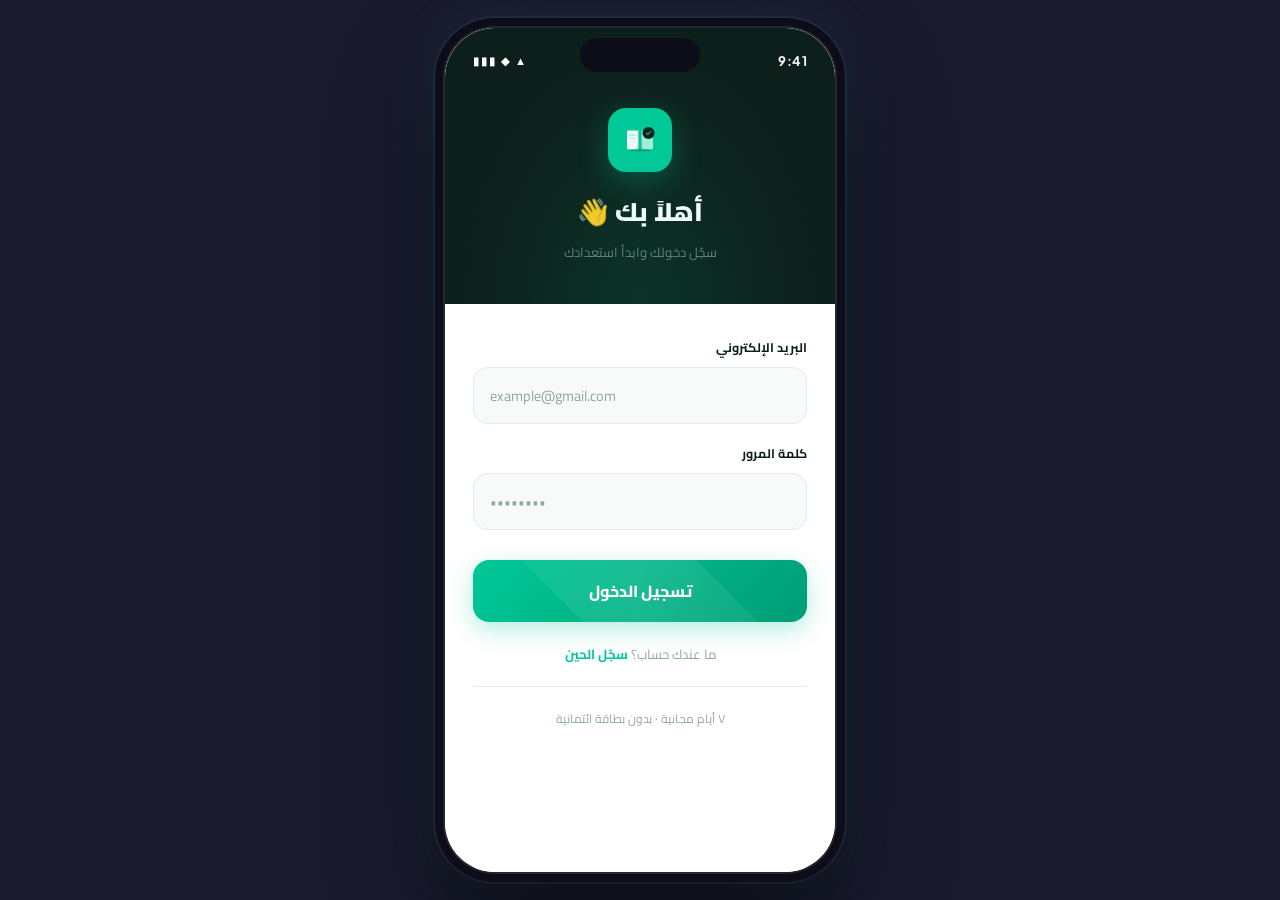
<file: login.html>
<!DOCTYPE html>
<html lang="ar" dir="rtl">
<head>
<meta charset="UTF-8">
<meta name="viewport" content="width=device-width, initial-scale=1.0, maximum-scale=1.0">
<title>تحصيلي — UI Prototype</title>
<link href="https://fonts.googleapis.com/css2?family=Cairo:wght@300;400;500;600;700;800;900&family=Plus+Jakarta+Sans:wght@500;600;700;800&display=swap" rel="stylesheet">
<link rel="stylesheet" href="style.css">
</head>
<body>
<div class="phone-frame">
  <div class="dynamic-island"></div>
  <!-- ════════ SCREEN: LOGIN ════════ -->
  <div class="screen active" id="login">
    <div class="status-bar dark">
      <span class="status-time">9:41</span>
      <span class="status-icons">▲ ◆ ▮▮▮</span>
    </div>
    <div class="screen-body" style="padding-top:0;">
      <div class="login-top">
        <div class="login-icon">
          <svg class="book-svg" width="40" height="40" viewBox="0 0 80 80" fill="none">
            <!-- left page -->
            <path d="M14 24C14 22.3 15.3 21 17 21H37V59H17C15.3 59 14 57.7 14 56V24Z" fill="white" opacity="0.95"/>
            <path d="M34 21H37V59H34C32.8 59 32.2 57.8 32.8 56.8L35 40L32.8 23.2C32.2 22.2 32.8 21 34 21Z" fill="rgba(0,140,90,0.18)"/>
            <!-- left lines -->
            <line x1="19" y1="30" x2="30" y2="30" stroke="rgba(0,200,150,0.55)" stroke-width="2" stroke-linecap="round"/>
            <line x1="19" y1="37" x2="30" y2="37" stroke="rgba(0,200,150,0.38)" stroke-width="1.5" stroke-linecap="round"/>
            <line x1="19" y1="44" x2="30" y2="44" stroke="rgba(0,200,150,0.25)" stroke-width="1.5" stroke-linecap="round"/>
            <line x1="19" y1="51" x2="26" y2="51" stroke="rgba(0,200,150,0.18)" stroke-width="1.2" stroke-linecap="round"/>
            <!-- right page -->
            <path d="M66 24C66 22.3 64.7 21 63 21H43V59H63C64.7 59 66 57.7 66 56V24Z" fill="white" opacity="0.65"/>
            <path d="M46 21H43V59H46C47.2 59 47.8 57.8 47.2 56.8L45 40L47.2 23.2C47.8 22.2 47.2 21 46 21Z" fill="rgba(0,140,90,0.1)"/>
            <!-- right lines -->
            <line x1="50" y1="30" x2="61" y2="30" stroke="rgba(0,200,150,0.38)" stroke-width="2" stroke-linecap="round"/>
            <line x1="50" y1="37" x2="61" y2="37" stroke="rgba(0,200,150,0.25)" stroke-width="1.5" stroke-linecap="round"/>
            <line x1="50" y1="44" x2="58" y2="44" stroke="rgba(0,200,150,0.18)" stroke-width="1.2" stroke-linecap="round"/>
            <!-- spine -->
            <line x1="40" y1="21" x2="40" y2="59" stroke="rgba(0,120,70,0.2)" stroke-width="1.2"/>
            <!-- shadow -->
            <ellipse cx="40" cy="60" rx="23" ry="3" fill="rgba(0,0,0,0.18)"/>
            <!-- badge -->
            <circle cx="57" cy="26" r="12" fill="#0D1F1A"/>
            <circle cx="57" cy="26" r="10" fill="#0D1F1A" stroke="rgba(0,200,150,0.25)" stroke-width="1"/>
            <polyline points="52.5,26 55.5,29.5 62,22" stroke="#00C896" stroke-width="2.2" stroke-linecap="round" stroke-linejoin="round"/>
          </svg>
        </div>
        <div class="login-title">أهلاً بك 👋</div>
        <div class="login-sub">سجّل دخولك وابدأ استعدادك</div>
      </div>
      <div class="login-form">
        <div class="form-group">
          <label class="form-label">البريد الإلكتروني</label>
          <input class="form-input" type="email" placeholder="example@gmail.com" dir="ltr">
        </div>
        <div class="form-group">
          <label class="form-label">كلمة المرور</label>
          <input class="form-input" type="password" placeholder="••••••••" dir="ltr">
        </div>
        <button class="btn-main" onclick="handleLogin()">تسجيل الدخول</button>
        <div class="login-switch">
          ما عندك حساب؟ <a onclick="goTo('onboarding')">سجّل الحين</a>
        </div>
        <div class="divider"></div>
        <div style="text-align:center; font-size:0.75rem; color:var(--ink-l);">
          ٧ أيام مجانية · بدون بطاقة ائتمانية
        </div>
      </div>
    </div>
  </div>
</div>
<script src="app.js"></script>
</body>
</html>
</file>
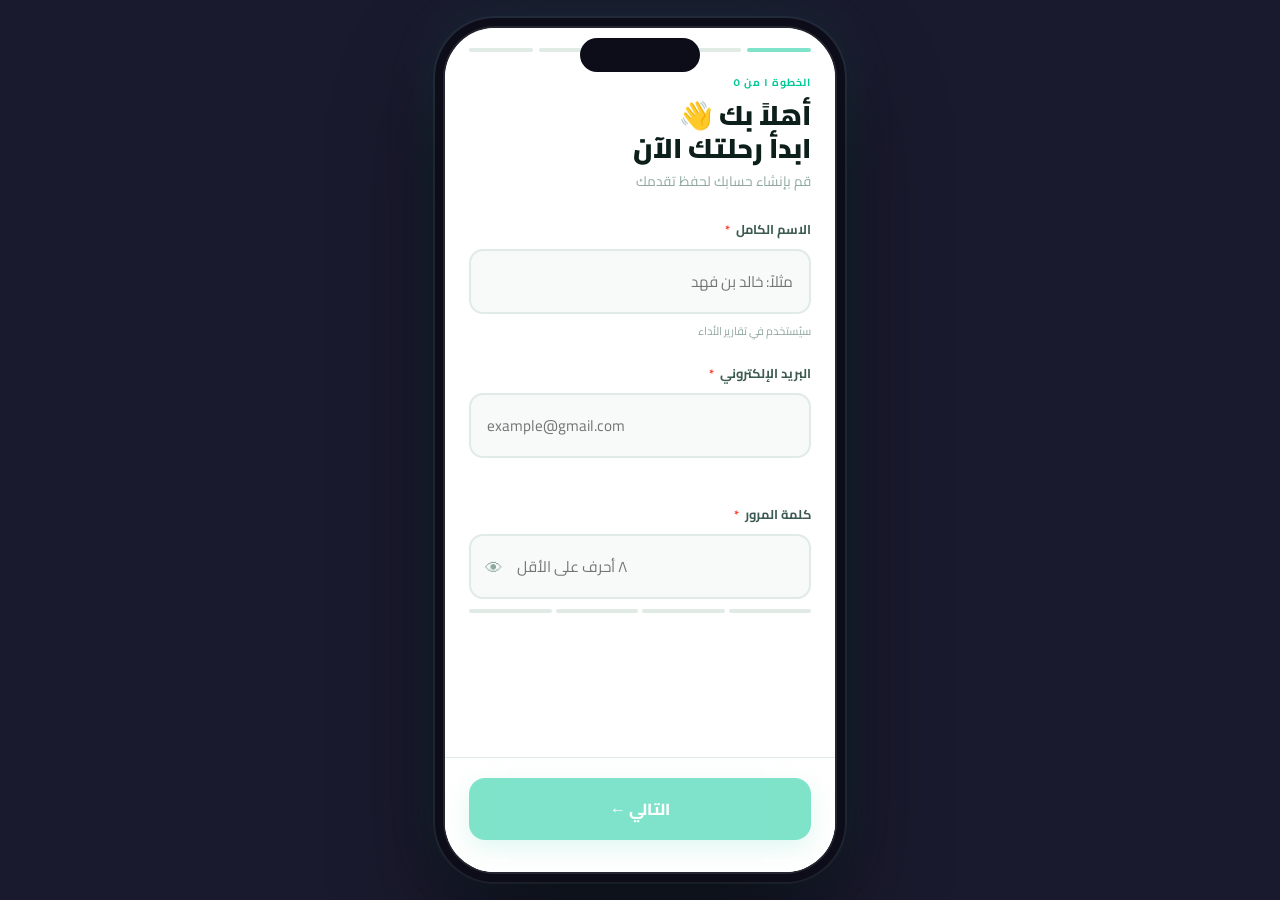
<file: onboarding.html>
<!DOCTYPE html>
<html lang="ar" dir="rtl">
<head>
<meta charset="UTF-8">
<meta name="viewport" content="width=device-width, initial-scale=1.0, maximum-scale=1.0">
<title>تحصيلي — التسجيل</title>
<link href="https://fonts.googleapis.com/css2?family=Cairo:wght@300;400;500;600;700;800;900&display=swap" rel="stylesheet">
<link rel="stylesheet" href="style.css">
<style>
  :root {
    --g:#00C896; --gd:#009E77; --gl:#E6FAF5;
    --ink:#0D1F1A; --inkm:#3D5A52; --inkl:#8FA89F;
    --white:#FFFFFF; --bg:#F7FAF9; --border:#E0EBE6;
    --red:#FF3B30; --redl:#FFF0EF;
  }

  .onboarding-screen {
    display: flex;
    flex-direction: column;
    height: 100%;
    background: var(--white);
    overflow: hidden;
  }

  .screen-step {
    display: none;
    flex-direction: column;
    height: 100%;
    animation: slideIn .3s cubic-bezier(.16,1,.3,1);
  }
  .screen-step.active { display: flex; }

  @keyframes slideIn { from { opacity:0; transform: translateX(12px); } to { opacity:1; transform: translateX(0); } }

  .sa { flex:1; overflow-y:auto; overflow-x:hidden; padding: 20px 24px; }
  .sa::-webkit-scrollbar { display:none; }

  /* STEPS BAR */
  .steps-bar { display:flex; gap:6px; padding:20px 24px 0; }
  .step-seg { flex:1; height:4px; border-radius:2px; background:var(--border); transition:background .4s; }
  .step-seg.done { background:var(--g); }
  .step-seg.active { background:rgba(0,200,150,0.5); }

  /* HEADER */
  .ob-step-lbl { font-size:0.65rem; color:var(--g); font-weight:700; letter-spacing:1px; margin-bottom:8px; }
  .ob-title { font-size:1.7rem; font-weight:900; color:var(--ink); line-height:1.2; margin-bottom:6px; }
  .ob-sub { font-size:0.85rem; color:var(--inkl); line-height:1.6; margin-bottom:24px; }

  /* FIELDS */
  .field-group { margin-bottom:20px; }
  .field-label { font-size:0.8rem; font-weight:700; color:var(--inkm); margin-bottom:8px; display:flex; align-items:center; gap:6px; }
  .field-required { color:var(--red); font-size:0.75rem; }

  .field-input {
    width:100%; background:var(--bg);
    border:2px solid var(--border); border-radius:14px;
    padding:16px; font-family:'Cairo',sans-serif;
    font-size:0.95rem; color:var(--ink); outline:none;
    transition:all .2s;
  }
  .field-input:focus { border-color:var(--g); background:var(--white); box-shadow:0 0 0 4px rgba(0,200,150,0.08); }
  .field-input.err { border-color:var(--red); background:var(--redl); }
  .field-input.ok { border-color:var(--g); }

  .pw-wrap { position:relative; }
  .pw-wrap .field-input { padding-left:46px; }
  .pw-eye { position:absolute; left:16px; top:50%; transform:translateY(-50%); cursor:pointer; font-size:1.1rem; color:var(--inkl); user-select:none; }

  .field-msg { font-size:0.7rem; margin-top:6px; display:flex; align-items:center; gap:5px; min-height:18px; }
  .field-msg.error { color:var(--red); }
  .field-msg.success { color:var(--gd); }
  .field-msg.hint { color:var(--inkl); }

  /* PW STRENGTH */
  .pw-strength { display:flex; gap:4px; margin-top:10px; }
  .pw-bar { flex:1; height:4px; border-radius:2px; background:var(--border); transition:background .3s; }
  .pw-bar.weak { background:var(--red); }
  .pw-bar.medium { background:#FF9500; }
  .pw-bar.strong { background:var(--g); }

  /* OPTIONS */
  .option { background:var(--bg); border-radius:18px; padding:18px 20px; margin-bottom:12px; display:flex; align-items:center; gap:16px; cursor:pointer; border:2px solid transparent; transition:all .2s; }
  .option:hover { border-color:rgba(0,200,150,0.2); }
  .option.sel { background:var(--gl); border-color:var(--g); }
  .option.disabled { opacity:.45; cursor:not-allowed; pointer-events:none; }
  .opt-radio { width:24px; height:24px; border-radius:50%; border:2.5px solid var(--border); flex-shrink:0; display:flex; align-items:center; justify-content:center; transition:all .2s; margin-left:auto; }
  .option.sel .opt-radio { background:var(--g); border-color:var(--g); }
  .opt-radio-dot { width:9px; height:9px; border-radius:50%; background:white; display:none; }
  .option.sel .opt-radio-dot { display:block; }
  .opt-icon { font-size:1.5rem; flex-shrink:0; }
  .opt-info { flex:1; text-align: right; }
  .opt-name { font-size:1rem; font-weight:700; color:var(--ink); display:flex; align-items:center; gap:10px; }
  .opt-sub { font-size:0.78rem; color:var(--inkl); margin-top:3px; }
  .option.sel .opt-name { color:var(--gd); }
  .soon-tag { font-size:0.6rem; background:var(--inkl); color:white; padding:2px 8px; border-radius:8px; font-weight:700; }

  /* DATE */
  .date-badge { background:var(--gl); border-radius:18px; padding:18px 22px; margin-top:16px; display:flex; align-items:center; justify-content:space-between; border:1px solid rgba(0,200,150,0.15); }
  .date-days { font-size:2.2rem; font-weight:900; color:var(--g); line-height:1; }
  .date-days-lbl { font-size:0.75rem; color:var(--gd); font-weight:700; }

  /* SLIDER */
  .q-big-num { text-align:center; font-size:5rem; font-weight:900; color:var(--g); line-height:1; margin-bottom:10px; }
  .q-big-lbl { text-align:center; font-size:0.9rem; color:var(--inkl); margin-bottom:30px; }
  .q-presets { display:grid; grid-template-columns:repeat(3,1fr); gap:12px; margin-bottom:24px; }
  .q-preset { background:var(--bg); border-radius:16px; padding:16px 12px; text-align:center; cursor:pointer; border:2px solid transparent; transition:all .2s; }
  .q-preset.active { background:var(--gl); border-color:var(--g); }
  .q-preset-num { font-size:1.5rem; font-weight:900; color:var(--ink); line-height:1; margin-bottom:4px; }
  .q-preset.active .q-preset-num { color:var(--g); }
  .q-preset-lbl { font-size:0.7rem; color:var(--inkl); font-weight:700; }

  .q-custom-wrap { display:flex; align-items:center; gap:12px; background:var(--bg); border-radius:16px; padding:16px 20px; border:2px solid var(--border); transition:all .2s; }
  .q-custom-lbl { font-size:0.9rem; color:var(--inkm); font-weight:700; }
  .q-custom-input { flex:1; background:none; border:none; outline:none; font-family:'Cairo',sans-serif; font-size:1.2rem; font-weight:800; color:var(--g); text-align:center; width:60px; }
  .q-custom-btns { display:flex; gap:8px; }
  .q-btn { width:36px; height:36px; border-radius:12px; border:none; background:var(--gl); color:var(--gd); font-size:1.2rem; font-weight:700; cursor:pointer; display:flex; align-items:center; justify-content:center; transition:all .2s; }

  .q-estimate { background:var(--gl); border-radius:14px; padding:14px 18px; margin-top:16px; display:flex; align-items:center; gap:12px; border:1px solid rgba(0,200,150,0.1); }
  .q-est-text { font-size:0.8rem; color:var(--gd); font-weight:700; line-height:1.5; }

  /* FOOTER */
  .ob-footer { padding:20px 24px 32px; background:var(--white); border-top:1px solid var(--border); }
  .ob-btns { display:flex; gap:12px; }
  .btn-back { flex:1; background:var(--bg); color:var(--inkm); border:2px solid var(--border); padding:16px; border-radius:16px; font-family:'Cairo',sans-serif; font-size:0.95rem; font-weight:700; cursor:pointer; }
  .btn-next { flex:2; background:var(--g); color:white; border:none; padding:16px; border-radius:16px; font-family:'Cairo',sans-serif; font-size:1rem; font-weight:800; cursor:pointer; box-shadow:0 8px 25px rgba(0,200,150,0.25); }
  .btn-next:disabled { background:var(--border); box-shadow:none; cursor:not-allowed; }
</style>
</head>
<body>
<div class="phone-frame">
  <div class="dynamic-island"></div>
  <div class="onboarding-screen">
    
    <!-- STEP 1: Registration -->
    <div class="screen-step active" id="s1">
      <div class="steps-bar">
        <div class="step-seg active"></div><div class="step-seg"></div><div class="step-seg"></div><div class="step-seg"></div><div class="step-seg"></div>
      </div>
      <div class="sa">
        <div class="ob-step-lbl">الخطوة ١ من ٥</div>
        <div class="ob-title">أهلاً بك 👋<br>ابدأ رحلتك الآن</div>
        <div class="ob-sub">قم بإنشاء حسابك لحفظ تقدمك</div>

        <div class="field-group">
          <div class="field-label">الاسم الكامل <span class="field-required">*</span></div>
          <input class="field-input" type="text" placeholder="مثلاً: خالد بن فهد" id="inp-name" oninput="validateName()">
          <div class="field-msg hint" id="msg-name">سيُستخدم في تقارير الأداء</div>
        </div>

        <div class="field-group">
          <div class="field-label">البريد الإلكتروني <span class="field-required">*</span></div>
          <input class="field-input" type="email" placeholder="example@gmail.com" dir="ltr" id="inp-email" oninput="validateEmail()">
          <div class="field-msg" id="msg-email"></div>
        </div>

        <div class="field-group">
          <div class="field-label">كلمة المرور <span class="field-required">*</span></div>
          <div class="pw-wrap">
            <input class="field-input" type="password" placeholder="٨ أحرف على الأقل" dir="ltr" id="inp-pw" oninput="validatePw()">
            <span class="pw-eye" onclick="togglePw('inp-pw',this)">👁</span>
          </div>
          <div class="pw-strength">
            <div class="pw-bar" id="pb1"></div><div class="pw-bar" id="pb2"></div><div class="pw-bar" id="pb3"></div><div class="pw-bar" id="pb4"></div>
          </div>
          <div class="field-msg" id="msg-pw"></div>
        </div>
      </div>
      <div class="ob-footer">
        <button class="btn-next full" style="width:100%; opacity: 0.5; pointer-events: none;" id="btn-next-s1" onclick="nextStep('s2')">التالي ←</button>
      </div>
    </div>

    <!-- STEP 2: Specialization -->
    <div class="screen-step" id="s2">
      <div class="steps-bar">
        <div class="step-seg done"></div><div class="step-seg active"></div><div class="step-seg"></div><div class="step-seg"></div><div class="step-seg"></div>
      </div>
      <div class="sa">
        <div class="ob-step-lbl">الخطوة ٢ من ٥</div>
        <div class="ob-title">ما تخصصك<br>الدراسي؟</div>
        
        <div class="option sel" onclick="selOpt(this, 'spec')">
          <div class="opt-icon">🔬</div>
          <div class="opt-info">
            <div class="opt-name">علمي</div>
            <div class="opt-sub">رياضيات · فيزياء · كيمياء · أحياء</div>
          </div>
          <div class="opt-radio"><div class="opt-radio-dot"></div></div>
        </div>

        <div class="option disabled">
          <div class="opt-icon">📚</div>
          <div class="opt-info">
            <div class="opt-name">أدبي <span class="soon-tag">قريباً</span></div>
            <div class="opt-sub">عربي · تاريخ · جغرافيا</div>
          </div>
          <div class="opt-radio"><div class="opt-radio-dot"></div></div>
        </div>
      </div>
      <div class="ob-footer">
        <div class="ob-btns">
          <button class="btn-back" onclick="prevStep('s1')">رجوع</button>
          <button class="btn-next" onclick="nextStep('s3')">التالي ←</button>
        </div>
      </div>
    </div>

    <!-- STEP 3: Grade -->
    <div class="screen-step" id="s3">
      <div class="steps-bar">
        <div class="step-seg done"></div><div class="step-seg done"></div><div class="step-seg active"></div><div class="step-seg"></div><div class="step-seg"></div>
      </div>
      <div class="sa">
        <div class="ob-step-lbl">الخطوة ٣ من ٥</div>
        <div class="ob-title">ما صفك<br>الدراسي؟</div>

        <div class="option" onclick="selOpt(this, 'grade')">
          <div class="opt-icon">🎓</div>
          <div class="opt-info">
            <div class="opt-name">الصف الثاني الثانوي</div>
            <div class="opt-sub">تحضير مبكر</div>
          </div>
          <div class="opt-radio"><div class="opt-radio-dot"></div></div>
        </div>

        <div class="option sel" onclick="selOpt(this, 'grade')">
          <div class="opt-icon">🎯</div>
          <div class="opt-info">
            <div class="opt-name">الصف الثالث الثانوي</div>
            <div class="opt-sub">السنة الحاسمة</div>
          </div>
          <div class="opt-radio"><div class="opt-radio-dot"></div></div>
        </div>
      </div>
      <div class="ob-footer">
        <div class="ob-btns">
          <button class="btn-back" onclick="prevStep('s2')">رجوع</button>
          <button class="btn-next" onclick="nextStep('s4')">التالي ←</button>
        </div>
      </div>
    </div>

    <!-- STEP 4: Exam Date -->
    <div class="screen-step" id="s4">
      <div class="steps-bar">
        <div class="step-seg done"></div><div class="step-seg done"></div><div class="step-seg done"></div><div class="step-seg active"></div><div class="step-seg"></div>
      </div>
      <div class="sa">
        <div class="ob-step-lbl">الخطوة ٤ من ٥</div>
        <div class="ob-title">متى موعد<br>اختبارك؟</div>
        <div class="ob-sub">سنبني خطتك بناءً على الأيام المتبقية</div>

        <div class="field-group">
          <div class="field-label">تاريخ الاختبار</div>
          <input class="field-input" type="date" id="date-input" value="2026-06-15" onchange="updateDays(this.value)" style="direction:ltr">
        </div>

        <div class="date-badge">
          <div>
            <div class="date-days" id="days-num">٧١</div>
            <div class="date-days-lbl">يوم متبقية</div>
          </div>
          <div style="text-align:left">
            <div style="font-size:0.9rem; font-weight:800; color:var(--gd)" id="days-plan">خطة منظمة 📚</div>
            <div style="font-size:0.75rem; color:rgba(0,158,119,0.6)" id="days-sub">بانتظارك</div>
          </div>
        </div>
      </div>
      <div class="ob-footer">
        <div class="ob-btns">
          <button class="btn-back" onclick="prevStep('s3')">رجوع</button>
          <button class="btn-next" onclick="nextStep('s5')">التالي ←</button>
        </div>
      </div>
    </div>

    <!-- STEP 5: Questions -->
    <div class="screen-step" id="s5">
      <div class="steps-bar">
        <div class="step-seg done"></div><div class="step-seg done"></div><div class="step-seg done"></div><div class="step-seg done"></div><div class="step-seg active"></div>
      </div>
      <div class="sa">
        <div class="ob-step-lbl">الخطوة ٥ من ٥</div>
        <div class="ob-title">كم سؤال<br>يومياً؟</div>
        
        <div class="q-big-num" id="q-display">٢٠</div>
        <div class="q-big-lbl">سؤال يومياً</div>

        <div class="q-presets">
          <div class="q-preset" onclick="setQ(10,this)">
            <div class="q-preset-num">١٠</div>
            <div class="q-preset-lbl">مشغول</div>
          </div>
          <div class="q-preset active" onclick="setQ(20,this)">
            <div class="q-preset-num">٢٠</div>
            <div class="q-preset-lbl">متوسط</div>
          </div>
          <div class="q-preset" onclick="setQ(30,this)">
            <div class="q-preset-num">٣٠</div>
            <div class="q-preset-lbl">جاد</div>
          </div>
        </div>

        <div class="q-custom-wrap">
          <div class="q-custom-lbl">مخصص</div>
          <div class="q-custom-btns"><button class="q-btn" onclick="adjustQ(-5)">−</button></div>
          <input class="q-custom-input" type="number" id="q-custom" value="20" readonly>
          <div class="q-custom-btns"><button class="q-btn" onclick="adjustQ(5)">+</button></div>
        </div>

        <div class="q-estimate">
          <div style="font-size:1.5rem">⏱</div>
          <div class="q-est-text" id="q-est-text">تقريباً ٣٠ دقيقة يومياً — مثالي للطالب المنتظم</div>
        </div>
      </div>
      <div class="ob-footer">
        <div class="ob-btns">
          <button class="btn-back" onclick="prevStep('s4')">رجوع</button>
          <button class="btn-next" onclick="finalizeOnboarding()">ابدأ رحلتك 🚀</button>
        </div>
      </div>
    </div>

  </div>
</div>

<script src="app.js"></script>
<script>
  const ar=n=>n.toString().replace(/\d/g,d=>'٠١٢٣٤٥٦٧٨٩'[d]);

  // Track selection values
  let selectedSpecialization = 'علمي';
  let selectedGrade = 'الصف الثالث الثانوي';

  function checkS1Valid() {
    const name = document.getElementById('inp-name').value.trim();
    const email = document.getElementById('inp-email').value.trim();
    const pw = document.getElementById('inp-pw').value;
    const btn = document.getElementById('btn-next-s1');

    const isValid = name.length >= 2 && /^[^\s@]+@[^\s@]+\.[^\s@]+$/.test(email) && pw.length >= 6;
    
    if (isValid) {
      btn.style.opacity = '1';
      btn.style.pointerEvents = 'auto';
    } else {
      btn.style.opacity = '0.5';
      btn.style.pointerEvents = 'none';
    }
  }

  function nextStep(id) {
    // Save Step 1 data if moving to Step 2
    if (id === 's2') {
      const name = document.getElementById('inp-name').value.trim();
      const email = document.getElementById('inp-email').value.trim();
      
      localStorage.setItem('userName', name);
      localStorage.setItem('userEmail', email);
      localStorage.setItem('userAvatar', name.substring(0, 2));
      localStorage.setItem('isSubscriber', 'false');
    }

    // Save Exam Date when moving to S5
    if (id === 's5') {
       const dateVal = document.getElementById('date-input').value;
       if (dateVal) {
          localStorage.setItem('selectedExamDate', dateVal);
       }
       localStorage.setItem('userSpecialization', selectedSpecialization);
       localStorage.setItem('userGrade', selectedGrade);
    }

    document.querySelectorAll('.screen-step').forEach(s => s.classList.remove('active'));
    const target = document.getElementById(id);
    if (target) target.classList.add('active');
  }

  function prevStep(id) {
    document.querySelectorAll('.screen-step').forEach(s => s.classList.remove('active'));
    document.getElementById(id).classList.add('active');
  }

  function selOpt(el, type) {
    el.parentElement.querySelectorAll('.option').forEach(o => o.classList.remove('sel'));
    el.classList.add('sel');
    const text = el.querySelector('.opt-name').textContent.replace('قريباً', '').trim();
    if (type === 'spec') selectedSpecialization = text;
    if (type === 'grade') selectedGrade = text;
  }

  function finalizeOnboarding() {
    localStorage.setItem('questionsPerDay', currentQ);
    goTo('paywall');
  }

  /* Validation UI */
  function validateName() {
    const v = document.getElementById('inp-name').value.trim();
    const inp = document.getElementById('inp-name');
    if(v.length >= 2) inp.className = 'field-input ok';
    else if(v.length > 0) inp.className = 'field-input err';
    else inp.className = 'field-input';
    checkS1Valid();
  }
  function validateEmail() {
    const v = document.getElementById('inp-email').value.trim();
    const inp = document.getElementById('inp-email');
    if(/^[^\s@]+@[^\s@]+\.[^\s@]+$/.test(v)) inp.className = 'field-input ok';
    else if(v.length > 0) inp.className = 'field-input err';
    else inp.className = 'field-input';
    checkS1Valid();
  }
  function validatePw() {
    const v = document.getElementById('inp-pw').value;
    const bars = [document.getElementById('pb1'),document.getElementById('pb2'),document.getElementById('pb3'),document.getElementById('pb4')];
    bars.forEach(b => b.className = 'pw-bar');
    let s = 0;
    if(v.length >= 8) s++;
    if(/[0-9]/.test(v)) s++;
    if(/[A-Z]/.test(v)) s++;
    if(v.length >= 12) s++;
    const cls = ['weak','weak','medium','strong'];
    for(let i=0; i<Math.min(s, 4); i++) {
        if (s > 0) bars[i].className = 'pw-bar ' + cls[Math.min(s-1, 3)];
    }
    checkS1Valid();
  }

  /* Date */
  function updateDays(val) {
    if(!val) return;
    const diff = Math.ceil((new Date(val) - new Date()) / (1000*60*60*24));
    document.getElementById('days-num').textContent = diff > 0 ? ar(diff) : '٠';
    document.getElementById('days-sub').textContent = diff > 0 ? ar(diff) + ' يوم' : 'انتهى الوقت';
  }
  updateDays('2026-06-15');

  /* Questions */
  let currentQ = 20;
  const estimates = {
    5:'١٠ دقائق يومياً', 10:'١٥ دقيقة يومياً', 15:'٢٠ دقيقة يومياً',
    20:'٣٠ دقيقة يومياً — مثالي للمنتظم', 25:'٤٠ دقيقة يومياً',
    30:'٤٥ دقيقة يومياً — مستوى جاد', 35:'٥٥ دقيقة يومياً',
    40:'٦٠ دقيقة يومياً', 45:'٧٠ دقيقة يومياً', 50:'٨٠ دقيقة يومياً'
  };

  function setQ(val, card) {
    currentQ = val;
    document.getElementById('q-display').textContent = ar(val);
    document.getElementById('q-custom').value = val;
    document.querySelectorAll('.q-preset').forEach(c => c.classList.remove('active'));
    if(card) card.classList.add('active');
    document.getElementById('q-est-text').textContent = 'تقريباً ' + (estimates[val] || (val*1.5 + ' دقيقة يومياً'));
  }

  function adjustQ(delta) {
    const cur = parseInt(document.getElementById('q-custom').value) || 20;
    const next = Math.min(Math.max(cur + delta, 5), 50);
    document.getElementById('q-custom').value = next;
    setQ(next, null);
  }
</script>
</body>
</html>
</file>
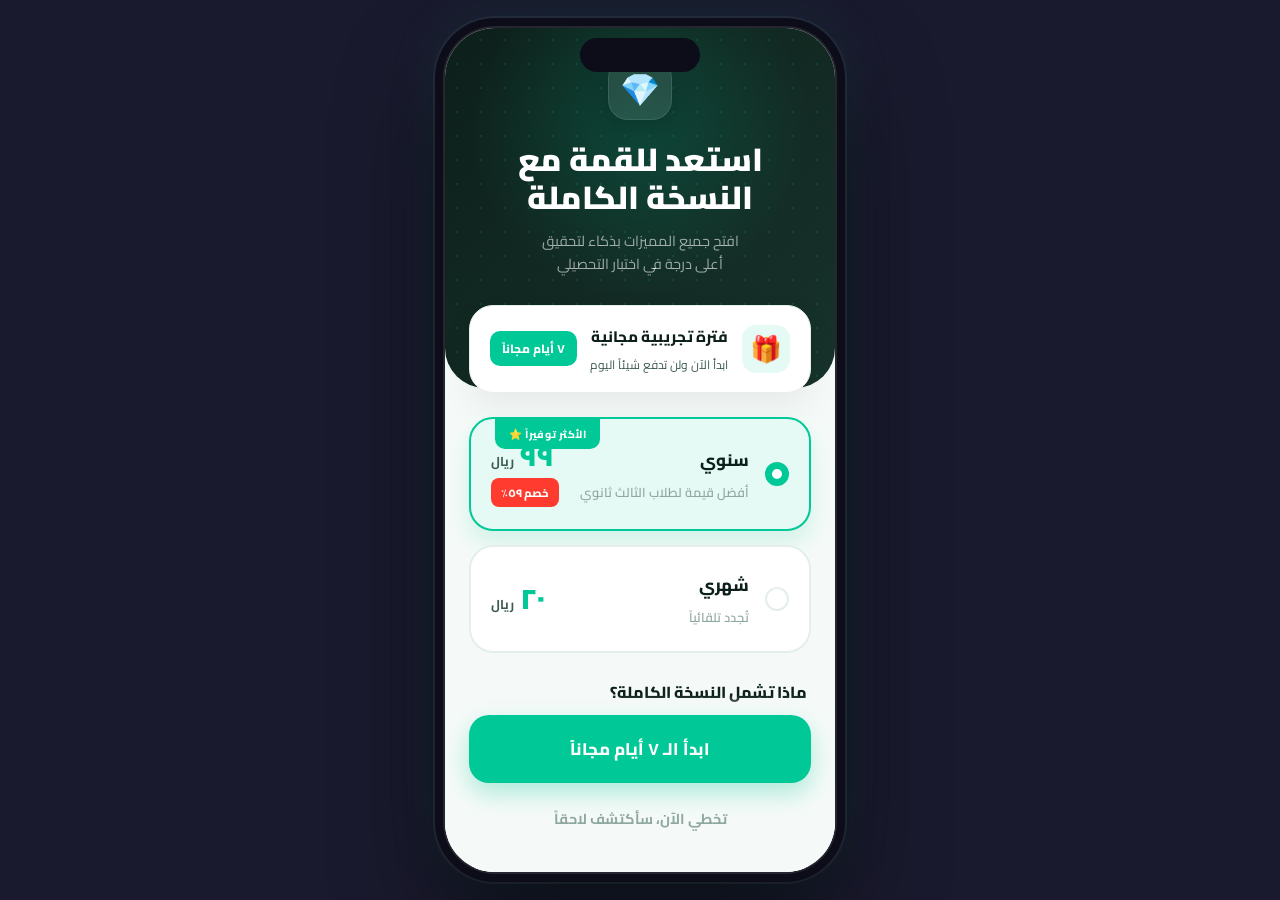
<file: paywall.html>
<!DOCTYPE html>
<html lang="ar" dir="rtl">
<head>
<meta charset="UTF-8">
<meta name="viewport" content="width=device-width, initial-scale=1.0, maximum-scale=1.0">
<title>تحصيلي — الاشتراك</title>
<link href="https://fonts.googleapis.com/css2?family=Cairo:wght@400;600;700;800;900&display=swap" rel="stylesheet">
<link rel="stylesheet" href="style.css">
<style>
  :root {
    --g: #00C896; 
    --gd: #009E77; 
    --gl: #E6FAF5;
    --ink: #0D1F1A; 
    --inkm: #3D5A52; 
    --inkl: #8FA89F;
    --white: #FFFFFF; 
    --bg: #F5FAF8; 
    --border: #E5EFEA;
  }

  .paywall-container {
    height: 100%;
    background: var(--bg);
    position: relative;
    overflow-y: auto;
    overflow-x: hidden;
    display: flex;
    flex-direction: column;
  }

  /* Animated Background */
  .pw-header-bg {
    position: absolute;
    top: 0; left: 0; right: 0; height: 360px;
    background: linear-gradient(135deg, var(--ink) 0%, #17332b 100%);
    border-bottom-left-radius: 40px;
    border-bottom-right-radius: 40px;
    z-index: 0;
    overflow: hidden;
  }

  .pw-header-bg::before {
    content:'';
    position:absolute; inset:0;
    background-image: radial-gradient(rgba(0,200,150,0.15) 1px, transparent 1px);
    background-size: 24px 24px;
  }
  
  .pw-header-bg::after {
    content:'';
    position: absolute;
    width: 400px; height: 400px;
    background: radial-gradient(circle, rgba(0,200,150,0.2) 0%, transparent 60%);
    border-radius: 50%;
    top: -100px; left: 50%; transform: translateX(-50%);
    animation: pulseGlow 4s ease-in-out infinite alternate;
  }

  @keyframes pulseGlow {
    from { opacity: 0.6; transform: translateX(-50%) scale(0.9); }
    to { opacity: 1; transform: translateX(-50%) scale(1.1); }
  }

  .pw-content {
    position: relative;
    z-index: 1;
    padding: 30px 24px 40px;
    display: flex;
    flex-direction: column;
    min-height: 100%;
  }

  .pw-icon {
    width: 64px; height: 64px;
    background: rgba(255,255,255,0.1);
    border-radius: 20px;
    display: flex; align-items: center; justify-content: center;
    font-size: 2rem;
    box-shadow: 0 10px 25px rgba(0,0,0,0.2);
    margin: 0 auto 20px;
    animation: float 3s ease-in-out infinite;
    backdrop-filter: blur(10px);
    border: 1px solid rgba(255,255,255,0.1);
  }
  
  @keyframes float {
    0%, 100% { transform: translateY(0); }
    50% { transform: translateY(-10px); }
  }

  .pw-title {
    font-size: 2rem; font-weight: 900; color: white; text-align: center; line-height: 1.2; margin-bottom: 12px;
  }
  .pw-desc {
    font-size: 0.9rem; color: rgba(255,255,255,0.6); text-align: center; line-height: 1.6; margin-bottom: 30px;
  }

  /* Trial Banner */
  .trial-banner {
    background: white;
    border-radius: 24px;
    padding: 16px 20px;
    display: flex; align-items: center; justify-content: space-between;
    box-shadow: 0 14px 34px rgba(0,0,0,0.06);
    margin-bottom: 24px;
    border: 1px solid var(--border);
  }
  
  .trial-icon { font-size: 1.6rem; background: var(--gl); width: 48px; height: 48px; display: flex; align-items: center; justify-content: center; border-radius: 14px; }
  .trial-text { flex: 1; margin-right: 14px; }
  .trial-name { font-weight: 800; font-size: 0.95rem; color: var(--ink); margin-bottom: 2px;}
  .trial-sub { font-size: 0.75rem; color: var(--inkm); }
  .trial-tag { background: var(--g); color: white; font-weight: 800; font-size: 0.75rem; padding: 6px 12px; border-radius: 10px; }

  /* Plans */
  .plans-wrap {
    display: flex; flex-direction: column; gap: 14px; margin-bottom: 24px;
  }
  
  .plan-card {
    background: white;
    border: 2px solid var(--border);
    border-radius: 24px;
    padding: 22px 20px;
    display: flex; align-items: center; justify-content: space-between;
    cursor: pointer; transition: all 0.25s cubic-bezier(0.16, 1, 0.3, 1);
    position: relative;
    overflow: hidden;
  }

  .plan-card:hover { border-color: rgba(0,200,150,0.3); transform: translateY(-2px); box-shadow: 0 10px 20px rgba(0,200,150,0.05); }
  
  .plan-card.sel {
    border-color: var(--g);
    background: var(--gl);
    box-shadow: 0 12px 25px rgba(0,200,150,0.15);
  }

  .plan-info { display: flex; flex-direction: column; }
  .plan-period { font-size: 1.05rem; font-weight: 800; color: var(--ink); margin-bottom: 4px; display: flex; align-items: center; gap: 8px; }
  .plan-sub { font-size: 0.8rem; color: var(--inkl); font-weight: 600; }
  
  .plan-price-wrap { text-align: left; }
  .plan-price { font-size: 1.8rem; font-weight: 900; color: var(--g); line-height: 1; display:flex; align-items: baseline; gap:4px; justify-content: flex-end;}
  .plan-price span { font-size: 0.8rem; color: var(--inkm); font-weight: 700; margin-right: 2px;}
  
  .plan-discount { background: #FF3B30; color: white; font-size: 0.7rem; font-weight: 800; padding: 4px 10px; border-radius: 8px; margin-top: 8px; display: inline-block; }

  .plan-radio {
    width: 24px; height: 24px;
    border-radius: 50%; border: 2.5px solid var(--border);
    background: white; flex-shrink: 0; margin-left: 16px; display: flex; align-items: center; justify-content: center;
    transition: all 0.2s;
  }
  .plan-card.sel .plan-radio { border-color: var(--g); border-width: 7px; }

  /* Popular Tag */
  .popular-tag {
    position: absolute; top: 0; left: 24px;
    background: var(--g); color: white;
    font-size: 0.65rem; font-weight: 800; padding: 5px 14px;
    border-bottom-left-radius: 10px; border-bottom-right-radius: 10px;
    letter-spacing: 0.5px;
  }

  /* Features */
  .features-box {
    margin-bottom: 30px;
  }
  
  .features-title { font-size: 1rem; font-weight: 800; color: var(--ink); margin-bottom: 16px; padding-right: 4px;}
  .feat-row { display: flex; align-items: flex-start; gap: 14px; margin-bottom: 16px; }
  .feat-row:last-child { margin-bottom: 0; }
  .feat-icon {
    width: 26px; height: 26px; border-radius: 50%;
    background: white; color: var(--g);
    display: flex; align-items: center; justify-content: center;
    font-size: 0.85rem; font-weight: bold; flex-shrink: 0;
    box-shadow: 0 4px 12px rgba(0,0,0,0.05);
    border: 1px solid var(--border);
  }
  .feat-text { font-size: 0.9rem; color: var(--inkm); font-weight: 600; line-height: 1.5; padding-top: 2px; }

  /* Footer Actions */
  .pw-footer {
    position: sticky; bottom: 0;
    padding: 20px 24px 30px;
    background: linear-gradient(to top, var(--bg) 85%, transparent);
    margin: 0 -24px -40px;
    z-index: 10;
  }
  
  .btn-submit {
    width: 100%;
    background: var(--g);
    color: white;
    border: none;
    padding: 18px;
    border-radius: 20px;
    font-family: 'Cairo', sans-serif;
    font-size: 1.05rem;
    font-weight: 800;
    cursor: pointer;
    box-shadow: 0 10px 25px rgba(0, 200, 150, 0.3);
    transition: all 0.2s;
    margin-bottom: 12px;
  }
  .btn-submit:hover { transform: translateY(-2px); box-shadow: 0 15px 30px rgba(0, 200, 150, 0.4); }
  
  .btn-skip {
    width: 100%;
    background: transparent; border: none;
    color: var(--inkl); font-family: 'Cairo', sans-serif;
    font-size: 0.9rem; font-weight: 700; cursor: pointer; padding: 10px;
  }
</style>
</head>
<body>
<div class="phone-frame">
  <div class="dynamic-island"></div>
  <div class="screen active">
    <div class="paywall-container">
      <div class="pw-header-bg"></div>
      
      <div class="pw-content">
        <div class="pw-icon">💎</div>
        <div class="pw-title">استعد للقمة مع<br>النسخة الكاملة</div>
        <div class="pw-desc">افتح جميع المميزات بذكاء لتحقيق<br>أعلى درجة في اختبار التحصيلي</div>

        <!-- Trial Banner -->
        <div class="trial-banner">
          <div class="trial-icon">🎁</div>
          <div class="trial-text">
            <div class="trial-name">فترة تجريبية مجانية</div>
            <div class="trial-sub">ابدأ الآن ولن تدفع شيئاً اليوم</div>
          </div>
          <div class="trial-tag">٧ أيام مجاناً</div>
        </div>

        <!-- Plans -->
        <div class="plans-wrap">
          <div class="plan-card sel" onclick="selPlan(this,'yearly')" id="plan-yearly">
            <div class="popular-tag">الأكثر توفيراً ⭐</div>
            <div style="display:flex; align-items:center;">
              <div class="plan-radio"></div>
              <div class="plan-info">
                <div class="plan-period">سنوي</div>
                <div class="plan-sub">أفضل قيمة لطلاب الثالث ثانوي</div>
              </div>
            </div>
            <div class="plan-price-wrap">
              <div class="plan-price">٩٩ <span>ريال</span></div>
              <div class="plan-discount">خصم ٥٩٪</div>
            </div>
          </div>

          <div class="plan-card" onclick="selPlan(this,'monthly')" id="plan-monthly">
            <div style="display:flex; align-items:center;">
              <div class="plan-radio"></div>
              <div class="plan-info">
                <div class="plan-period">شهري</div>
                <div class="plan-sub">تُجدد تلقائياً </div>
              </div>
            </div>
            <div class="plan-price-wrap">
              <div class="plan-price">٢٠ <span>ريال</span></div>
            </div>
          </div>
        </div>

        <!-- Features -->
        <div class="features-box">
          <div class="features-title">ماذا تشمل النسخة الكاملة؟</div>
          <div class="feat-row"><div class="feat-icon">✓</div><div class="feat-text">خطة دراسية يومية تتكيف مع أدائك ومستواك</div></div>
          <div class="feat-row"><div class="feat-icon">✓</div><div class="feat-text">أسئلة غير محدودة مع شرح مفصل لكل سؤال</div></div>
          <div class="feat-row"><div class="feat-icon">✓</div><div class="feat-text">اختبارات تجريبية محاكية للاختبار الفعلي</div></div>
          <div class="feat-row"><div class="feat-icon">✓</div><div class="feat-text">تقارير ذكية تفصيلية لاكتشاف نقاط الضعف</div></div>
        </div>

        <!-- Footer -->
        <div class="pw-footer">
          <button class="btn-submit" id="cta-btn" onclick="startSub()">ابدأ الـ ٧ أيام مجاناً</button>
          <button class="btn-skip" onclick="goTo('home')">تخطي الآن، سأكتشف لاحقاً</button>
        </div>

      </div>
    </div>
  </div>
</div>

<script src="app.js"></script>
<script>
  let selType = 'yearly';
  function selPlan(el, type) {
    document.querySelectorAll('.plan-card').forEach(p => p.classList.remove('sel'));
    el.classList.add('sel');
    selType = type;
    const btn = document.getElementById('cta-btn');
    if(type === 'monthly') btn.textContent = 'اشترك بـ ٢٠ ريال/شهر';
    else btn.textContent = 'ابدأ الـ ٧ أيام مجاناً';
  }

  function startSub() {
    localStorage.setItem('isSubscriber', 'true');
    alert('✅ تم تفعيل اشتراكك بنجاح! جميع الميزات مفتوحة الآن.');
    goTo('home');
  }
</script>
</body>
</html>
</file>
<file: style.css>
/* ══════════════════════════════
   VARIABLES & RESET
══════════════════════════════ */
:root {
  --g:      #00C896;
  --g-dark: #009E77;
  --g-lt:   #E6FAF5;
  --g-mid:  #B3F0E0;
  --ink:    #0D1F1A;
  --ink-m:  #3D5A52;
  --ink-l:  #8FA89F;
  --white:  #FFFFFF;
  --bg:     #F7FAF9;
  --card:   #FFFFFF;
  --border: #E2EBE7;
  --gray:   #F0F4F2;
  --red:    #FF3B30;
  --red-lt: #FFF0EF;
  --orange: #FF9500;
}

*, *::before, *::after { margin:0; padding:0; box-sizing:border-box; -webkit-tap-highlight-color: transparent; }

body {
  font-family: 'Cairo', sans-serif;
  background: #1a1a2e;
  display: flex;
  align-items: center;
  justify-content: center;
  min-height: 100vh;
  padding: 20px;
}

/* ══════════════════════════════
   PHONE FRAME
══════════════════════════════ */
.phone-frame {
  width: 390px;
  height: 844px;
  background: var(--white);
  border-radius: 50px;
  overflow: hidden;
  position: relative;
  box-shadow:
    0 0 0 2px rgba(255,255,255,0.1),
    0 0 0 10px #0d0d1a,
    0 0 0 12px rgba(255,255,255,0.05),
    0 50px 100px rgba(0,0,0,0.6),
    0 0 60px rgba(0,200,150,0.15);
}

/* Status bar */
.status-bar {
  height: 50px;
  background: transparent;
  display: flex;
  align-items: center;
  justify-content: space-between;
  padding: 14px 28px 0;
  position: absolute;
  top: 0; left: 0; right: 0;
  z-index: 100;
}

.status-bar.dark .status-time,
.status-bar.dark .status-icons { color: white; }

.status-bar.light .status-time,
.status-bar.light .status-icons { color: var(--ink); }

.status-time {
  font-family: 'Plus Jakarta Sans', sans-serif;
  font-size: 0.82rem;
  font-weight: 700;
  letter-spacing: 0.5px;
}

.status-icons {
  font-size: 0.7rem;
  font-weight: 600;
  letter-spacing: 2px;
}

/* Dynamic island */
.dynamic-island {
  width: 120px; height: 34px;
  background: #0d0d1a;
  border-radius: 20px;
  position: absolute;
  top: 10px; left: 50%; transform: translateX(-50%);
  z-index: 101;
}

/* ══════════════════════════════
   SCREEN SYSTEM
══════════════════════════════ */
.screen {
  position: absolute;
  inset: 0;
  display: none;
  flex-direction: column;
  opacity: 0;
  transition: opacity 0.3s ease;
  overflow: hidden;
}

.screen.active {
  display: flex;
  opacity: 1;
}

.screen-body {
  flex: 1;
  overflow-y: auto;
  overflow-x: hidden;
  scrollbar-width: none;
  -ms-overflow-style: none;
  padding: 50px 0 100px;
}

.screen-body::-webkit-scrollbar { display: none; }

/* ══════════════════════════════
   SCREEN 1: SPLASH
══════════════════════════════ */
#splash {
  background: var(--ink);
  align-items: center;
  justify-content: center;
}

#splash .status-bar { background: transparent; }

.splash-orb {
  position: absolute;
  width: 400px; height: 400px;
  border-radius: 50%;
  background: radial-gradient(circle, rgba(0,200,150,0.15) 0%, transparent 65%);
  top: 50%; left: 50%;
  transform: translate(-50%, -50%);
  animation: orbPulse 3s ease-in-out infinite;
}

@keyframes orbPulse {
  0%,100% { transform: translate(-50%,-50%) scale(1); }
  50% { transform: translate(-50%,-50%) scale(1.15); }
}

.splash-dots {
  position: absolute; inset: 0;
  background-image: radial-gradient(rgba(0,200,150,0.06) 1px, transparent 1px);
  background-size: 24px 24px;
}

.splash-content {
  position: relative;
  z-index: 2;
  text-align: center;
  animation: splashIn 1s cubic-bezier(.16,1,.3,1) both;
}

@keyframes splashIn {
  from { opacity:0; transform: translateY(30px) scale(0.9); }
  to   { opacity:1; transform: translateY(0) scale(1); }
}

.splash-icon {
  width: 100px; height: 100px;
  background: var(--g);
  border-radius: 28px;
  display: flex; align-items: center; justify-content: center;
  margin: 0 auto 28px;
  font-size: 3rem; font-weight: 900; color: white;
  box-shadow: 0 0 60px rgba(0,200,150,0.4), 0 20px 40px rgba(0,0,0,0.3);
  position: relative;
}

.splash-icon::before {
  content:'';
  position:absolute; inset:0; border-radius:28px;
  background: linear-gradient(145deg, rgba(255,255,255,0.25) 0%, transparent 50%);
}

.splash-name {
  font-size: 4rem; font-weight: 900; color: white; line-height: 1;
  margin-bottom: 6px; letter-spacing: -1px;
}

.splash-name em { color: var(--g); font-style: normal; }

.splash-en {
  font-family: 'Plus Jakarta Sans', sans-serif;
  font-size: 0.72rem; letter-spacing: 6px;
  color: rgba(255,255,255,0.25); font-weight: 600;
  margin-bottom: 48px;
}

.splash-loader {
  width: 48px; height: 3px;
  background: rgba(255,255,255,0.1);
  border-radius: 2px;
  margin: 0 auto;
  overflow: hidden;
}

.splash-loader-fill {
  height: 100%; background: var(--g); border-radius: 2px;
  animation: load 2s ease forwards;
}

@keyframes load {
  from { width: 0; }
  to   { width: 100%; }
}

/* ══════════════════════════════
   SCREEN 2: LOGIN
══════════════════════════════ */
#login { background: var(--white); }

.login-top {
  background: var(--ink);
  padding: 80px 32px 40px;
  text-align: center;
  position: relative;
  overflow: hidden;
}

.login-top::before {
  content:'';
  position:absolute; inset:0;
  background: radial-gradient(ellipse at 50% 100%, rgba(0,200,150,0.12) 0%, transparent 65%);
}

.login-icon {
  width: 64px; height: 64px;
  background: var(--g);
  border-radius: 18px;
  display: flex; align-items: center; justify-content: center;
  margin: 0 auto 16px;
  font-size: 1.8rem; font-weight: 900; color: white;
  position: relative;
  box-shadow: 0 8px 30px rgba(0,200,150,0.3);
}

.login-title { font-size: 1.6rem; font-weight: 900; color: white; margin-bottom: 4px; }
.login-sub { font-size: 0.82rem; color: rgba(255,255,255,0.4); font-weight: 400; }

.login-form { padding: 32px 28px; }

.form-group { margin-bottom: 18px; }

.form-label {
  font-size: 0.78rem; font-weight: 700; color: var(--ink);
  display: block; margin-bottom: 8px;
}

.form-input {
  width: 100%;
  padding: 14px 16px;
  border: 1.5px solid var(--border);
  border-radius: 14px;
  font-family: 'Cairo', sans-serif;
  font-size: 0.9rem;
  color: var(--ink);
  background: var(--bg);
  transition: border-color 0.2s;
  outline: none;
}

.form-input:focus { border-color: var(--g); background: white; }
.form-input::placeholder { color: var(--ink-l); }

.btn-main {
  width: 100%;
  padding: 16px;
  background: linear-gradient(135deg, var(--g) 0%, var(--g-dark) 100%);
  color: white;
  border: none;
  border-radius: 16px;
  font-family: 'Cairo', sans-serif;
  font-size: 1rem;
  font-weight: 800;
  cursor: pointer;
  margin-top: 12px;
  position: relative;
  overflow: hidden;
  box-shadow: 0 8px 25px rgba(0, 200, 150, 0.3);
  transition: all 0.3s cubic-bezier(0.175, 0.885, 0.32, 1.275);
}

.btn-main::after {
  content: '';
  position: absolute;
  top: -50%; left: -50%;
  width: 200%; height: 200%;
  background: linear-gradient(45deg, transparent, rgba(255,255,255,0.1), transparent);
  transform: rotate(45deg);
  transition: 0.5s;
}

.btn-main:hover {
  transform: translateY(-2px);
  box-shadow: 0 12px 30px rgba(0, 200, 150, 0.4);
}

.btn-main:hover::after {
  left: 120%;
}

.btn-main:active {
  transform: scale(0.96);
  box-shadow: 0 4px 15px rgba(0, 200, 150, 0.2);
}

.login-switch {
  text-align: center;
  margin-top: 20px;
  font-size: 0.82rem;
  color: var(--ink-l);
}

.login-switch a {
  color: var(--g);
  font-weight: 700;
  text-decoration: none;
  cursor: pointer;
}

/* ══════════════════════════════
   SCREEN 3: ONBOARDING
══════════════════════════════ */
#onboarding { background: var(--white); }

.ob-header {
  padding: 60px 28px 28px;
}

.ob-progress {
  display: flex; gap: 6px; margin-bottom: 32px;
}

.ob-prog-dot {
  height: 4px; border-radius: 2px; flex: 1;
  background: var(--border);
  transition: background 0.3s;
}

.ob-prog-dot.done { background: var(--g); }
.ob-prog-dot.active { background: var(--g); opacity: 0.5; }

.ob-step-label {
  font-family: 'Plus Jakarta Sans', sans-serif;
  font-size: 0.65rem; letter-spacing: 3px;
  color: var(--g); font-weight: 700; margin-bottom: 8px;
}

.ob-step-title {
  font-size: 1.6rem; font-weight: 900; color: var(--ink); line-height: 1.2;
}

.ob-body { padding: 0 28px 100px; }

.ob-option {
  background: var(--bg);
  border-radius: 16px;
  padding: 16px 20px;
  margin-bottom: 12px;
  display: flex; align-items: center; gap: 14px;
  border: 2px solid transparent;
  cursor: pointer;
  transition: all 0.2s;
}

.ob-option:hover { border-color: var(--g-mid); }

.ob-option.selected {
  background: var(--g-lt);
  border-color: var(--g);
}

.ob-option-radio {
  width: 22px; height: 22px;
  border-radius: 50%;
  border: 2px solid var(--border);
  flex-shrink: 0;
  display: flex; align-items: center; justify-content: center;
  transition: all 0.2s;
}

.ob-option.selected .ob-option-radio {
  background: var(--g);
  border-color: var(--g);
}

.ob-option.selected .ob-option-radio::after {
  content: '✓';
  color: white;
  font-size: 0.65rem;
  font-weight: 900;
}

.ob-option-text { flex: 1; }

.ob-option-main {
  font-size: 0.95rem; font-weight: 700; color: var(--ink);
}

.ob-option-sub {
  font-size: 0.75rem; color: var(--ink-l); font-weight: 400; margin-top: 2px;
}

.ob-option.selected .ob-option-main { color: var(--g-dark); }

.ob-option.disabled {
  opacity: 0.8;
  cursor: not-allowed;
  background: #f5f5f5;
  border-color: #eee;
  pointer-events: none;
}

.ob-option.disabled .ob-option-main {
  color: #888;
  display: flex;
  align-items: center;
  gap: 8px;
}

.ob-option.disabled .ob-option-sub {
  color: #aaa;
}

.ob-option.disabled .ob-option-radio {
  background: #eee;
  border-color: #ddd;
}

.coming-badge {
  font-size: 0.65rem;
  background: #eee;
  color: #888;
  padding: 2px 8px;
  border-radius: 6px;
  font-weight: 700;
}

/* Date input */
.date-input {
  width: 100%;
  padding: 16px 20px;
  border: 2px solid var(--border);
  border-radius: 16px;
  font-family: 'Cairo', sans-serif;
  font-size: 1rem;
  color: var(--ink);
  background: var(--bg);
  outline: none;
  margin-bottom: 12px;
}

.date-input:focus { border-color: var(--g); background: white; }

/* Questions slider */
.slider-wrap { padding: 8px 0; }

.slider-value {
  text-align: center; margin-bottom: 16px;
}

.slider-num {
  font-size: 3rem; font-weight: 900; color: var(--g); line-height: 1;
}

.slider-label { font-size: 0.8rem; color: var(--ink-l); margin-top: 4px; }

input[type=range] {
  width: 100%;
  -webkit-appearance: none;
  height: 6px;
  border-radius: 3px;
  background: var(--border);
  outline: none;
}

input[type=range]::-webkit-slider-thumb {
  -webkit-appearance: none;
  width: 26px; height: 26px;
  border-radius: 50%;
  background: var(--g);
  cursor: pointer;
  border: 3px solid white;
  box-shadow: 0 4px 12px rgba(0,200,150,0.4);
}

.slider-hints {
  display: flex; justify-content: space-between;
  margin-top: 10px;
  font-size: 0.7rem; color: var(--ink-l);
}

/* Time picker */
.time-options {
  display: grid; grid-template-columns: 1fr 1fr;
  gap: 10px;
}

.time-opt {
  background: var(--bg);
  border-radius: 14px;
  padding: 14px;
  text-align: center;
  border: 2px solid transparent;
  cursor: pointer;
  transition: all 0.2s;
}

.time-opt.selected {
  background: var(--g-lt);
  border-color: var(--g);
}

.time-opt-time {
  font-size: 1.1rem; font-weight: 800; color: var(--ink);
}

.time-opt.selected .time-opt-time { color: var(--g-dark); }

.time-opt-label {
  font-size: 0.7rem; color: var(--ink-l); margin-top: 2px;
}

/* OB Footer */
.ob-footer {
  position: absolute;
  bottom: 0; left: 0; right: 0;
  padding: 16px 28px 32px;
  background: white;
  border-top: 1px solid var(--border);
}

.ob-footer-btns { display: flex; gap: 12px; }

.btn-back {
  padding: 14px 20px;
  background: transparent;
  border: 1.5px solid var(--border);
  border-radius: 14px;
  font-family: 'Cairo', sans-serif;
  font-size: 0.9rem;
  font-weight: 700;
  color: var(--ink-m);
  cursor: pointer;
  transition: all 0.2s;
}

.btn-next {
  flex: 1;
  padding: 14px;
  background: var(--g);
  border: none;
  border-radius: 14px;
  font-family: 'Cairo', sans-serif;
  font-size: 0.95rem;
  font-weight: 800;
  color: white;
  cursor: pointer;
  box-shadow: 0 6px 20px rgba(0,200,150,0.3);
  transition: all 0.2s;
}

.btn-next:active { transform: scale(0.98); }

/* ══════════════════════════════
   SCREEN 4: HOME
══════════════════════════════ */
#home { background: var(--bg); }

.home-header {
  background: var(--ink);
  padding: 60px 24px 24px;
  position: relative;
  overflow: hidden;
}

.home-header::before {
  content:'';
  position:absolute; inset:0;
  background: radial-gradient(ellipse at 80% 50%, rgba(0,200,150,0.1) 0%, transparent 65%);
}

.home-header-top {
  display: flex; align-items: center; justify-content: space-between;
  position: relative;
}

.home-greeting { font-size: 0.75rem; color: rgba(255,255,255,0.4); margin-bottom: 2px; }
.home-name { font-size: 1.1rem; font-weight: 800; color: white; }

.home-avatar {
  width: 40px; height: 40px;
  border-radius: 50%;
  background: var(--g);
  display: flex; align-items: center; justify-content: center;
  font-size: 0.85rem; font-weight: 800; color: white;
  box-shadow: 0 4px 12px rgba(0,200,150,0.3);
}

.home-countdown {
  margin-top: 20px;
  background: rgba(255,255,255,0.06);
  border: 1px solid rgba(255,255,255,0.08);
  border-radius: 20px;
  padding: 20px;
  display: flex; align-items: center; justify-content: space-between;
  position: relative;
}

.hc-left {}
.hc-days { font-size: 3.5rem; font-weight: 900; color: var(--g); line-height: 1; }
.hc-label { font-size: 0.75rem; color: rgba(255,255,255,0.4); margin-top: 2px; }

.hc-right { text-align: left; }
.hc-subject { font-size: 0.7rem; color: rgba(255,255,255,0.3); margin-bottom: 4px; }
.hc-subject-name { font-size: 0.9rem; font-weight: 800; color: white; }

.home-body { padding: 20px 20px 100px; }

.section-hd {
  font-size: 0.82rem; font-weight: 800; color: var(--ink);
  margin-bottom: 14px; margin-top: 8px;
}

/* Streak */
.streak-bar {
  background: white;
  border-radius: 16px;
  padding: 16px 20px;
  display: flex; align-items: center; gap: 14px;
  margin-bottom: 16px;
  border: 1px solid var(--border);
}

.streak-fire { font-size: 1.6rem; }

.streak-info { flex: 1; }
.streak-num { font-size: 1.2rem; font-weight: 900; color: var(--orange); }
.streak-label { font-size: 0.72rem; color: var(--ink-l); }

.streak-days {
  display: flex; gap: 6px;
}

.streak-day {
  width: 28px; height: 28px;
  border-radius: 8px;
  background: var(--bg);
  display: flex; align-items: center; justify-content: center;
  font-size: 0.55rem; font-weight: 700; color: var(--ink-l);
}

.streak-day.done { background: var(--g); color: white; }
.streak-day.today { background: var(--g-lt); border: 1.5px solid var(--g); color: var(--g-dark); }

/* Task card */
.task-card {
  background: white;
  border-radius: 20px;
  padding: 20px;
  margin-bottom: 14px;
  border: 1px solid var(--border);
}

.task-header {
  display: flex; align-items: center; justify-content: space-between;
  margin-bottom: 14px;
}

.task-title { font-size: 1rem; font-weight: 800; color: var(--ink); }

.task-badge {
  font-size: 0.65rem; font-weight: 700;
  padding: 4px 10px; border-radius: 20px;
}

.badge-green { background: var(--g-lt); color: var(--g-dark); }
.badge-red { background: var(--red-lt); color: var(--red); }

.task-subjects { display: flex; flex-direction: column; gap: 10px; margin-bottom: 16px; }

.task-subject {
  display: flex; align-items: center; gap: 12px;
}

.task-subj-dot {
  width: 8px; height: 8px; border-radius: 50%;
  flex-shrink: 0;
}

.task-subj-name { flex: 1; font-size: 0.85rem; font-weight: 600; color: var(--ink); }

.task-subj-count {
  font-size: 0.72rem; font-weight: 700;
  padding: 3px 10px; border-radius: 10px;
}

.task-btn {
  width: 100%;
  padding: 14px;
  background: linear-gradient(135deg, var(--g) 0%, var(--g-dark) 100%);
  border: none;
  border-radius: 16px;
  font-family: 'Cairo', sans-serif;
  font-size: 0.95rem; font-weight: 800;
  color: white; cursor: pointer;
  position: relative;
  overflow: hidden;
  box-shadow: 0 8px 25px rgba(0, 200, 150, 0.25);
  transition: all 0.3s cubic-bezier(0.175, 0.885, 0.32, 1.275);
}

.task-btn::after {
  content: '';
  position: absolute;
  top: -50%; left: -50%;
  width: 200%; height: 200%;
  background: linear-gradient(45deg, transparent, rgba(255,255,255,0.1), transparent);
  transform: rotate(45deg);
  transition: 0.5s;
}

.task-btn:hover {
  transform: translateY(-2px);
  box-shadow: 0 12px 30px rgba(0, 200, 150, 0.35);
}

.task-btn:hover::after {
  left: 120%;
}

.task-btn:active { transform: scale(0.96); }

/* Stats row */
.stats-row {
  display: grid; grid-template-columns: 1fr 1fr 1fr;
  gap: 12px; margin-bottom: 24px;
}

.stat-card {
  background: white;
  border-radius: 20px;
  padding: 18px 10px;
  text-align: center;
  border: 1px solid var(--border);
  box-shadow: 0 4px 15px rgba(0,0,0,0.02);
}

.stat-num { font-size: 1.5rem; font-weight: 900; color: var(--ink); line-height: 1.1; margin-bottom: 4px; }
.stat-num.g { color: var(--g); }
.stat-num.r { color: var(--red); }
.stat-label { font-size: 0.65rem; color: var(--ink-l); font-weight: 600; }

/* ══════════════════════════════
   SCREEN 5: SESSION
══════════════════════════════ */
#session { background: var(--white); }

.session-header {
  padding: 60px 24px 20px;
  border-bottom: 1px solid var(--border);
}

.session-top {
  display: flex; align-items: center; gap: 12px; margin-bottom: 14px;
}

.btn-close {
  width: 36px; height: 36px;
  border-radius: 10px;
  background: var(--gray);
  border: none; cursor: pointer;
  display: flex; align-items: center; justify-content: center;
  font-size: 1rem; color: var(--ink-m);
}

.session-counter {
  font-size: 0.8rem; font-weight: 700; color: var(--ink-m); flex: 1;
  font-family: 'Plus Jakarta Sans', sans-serif;
}

.session-subject {
  background: var(--g-lt);
  color: var(--g-dark);
  font-size: 0.7rem; font-weight: 700;
  padding: 5px 12px; border-radius: 20px;
}

.session-prog-bar {
  height: 6px; background: var(--border); border-radius: 3px; overflow: hidden;
}

.session-prog-fill {
  height: 100%; background: var(--g); border-radius: 3px;
  transition: width 0.4s ease;
}

.session-body { padding: 24px; }

.question-card {
  background: var(--bg);
  border-radius: 20px;
  padding: 24px;
  margin-bottom: 24px;
}

.q-tag {
  font-size: 0.65rem; font-weight: 700; color: var(--ink-l);
  letter-spacing: 2px; margin-bottom: 12px;
  font-family: 'Plus Jakarta Sans', sans-serif;
}

.q-text {
  font-size: 1rem; font-weight: 700; color: var(--ink); line-height: 1.6;
}

.options { display: flex; flex-direction: column; gap: 10px; margin-bottom: 20px; }

.option {
  background: var(--bg);
  border: 2px solid var(--border);
  border-radius: 14px;
  padding: 14px 18px;
  display: flex; align-items: center; gap: 14px;
  cursor: pointer;
  transition: all 0.2s;
}

.option:hover { border-color: var(--g-mid); }

.option.correct { background: var(--g-lt); border-color: var(--g); }
.option.wrong { background: var(--red-lt); border-color: var(--red); }
.option.disabled { pointer-events: none; }

.option-letter {
  width: 32px; height: 32px;
  border-radius: 10px;
  background: white;
  border: 1px solid var(--border);
  display: flex; align-items: center; justify-content: center;
  font-size: 0.85rem; font-weight: 800; color: var(--ink-m);
  transition: all 0.2s;
}

.option.correct .option-letter { background: var(--g); border-color: var(--g); color: white; }
.option.wrong .option-letter { background: var(--red); border-color: var(--red); color: white; }

.option-text { font-size: 0.95rem; font-weight: 700; color: var(--ink); }

.explanation {
  background: var(--gray);
  border-radius: 16px;
  padding: 16px 20px;
  margin-top: 10px;
  margin-bottom: 24px;
  display: none;
}

.exp-title { font-size: 0.8rem; font-weight: 800; color: var(--ink); margin-bottom: 6px; }
.exp-text { font-size: 0.85rem; color: var(--ink-m); line-height: 1.6; }

.btn-next-q {
  width: 100%;
  padding: 16px;
  background: linear-gradient(135deg, var(--g) 0%, var(--g-dark) 100%);
  border: none;
  border-radius: 16px;
  font-family: 'Cairo', sans-serif;
  font-size: 1rem;
  font-weight: 800;
  color: white;
  cursor: pointer;
  position: relative;
  overflow: hidden;
  display: none;
  box-shadow: 0 8px 25px rgba(0, 200, 150, 0.25);
  transition: all 0.3s cubic-bezier(0.175, 0.885, 0.32, 1.275);
}

.btn-next-q::after {
  content: '';
  position: absolute;
  top: -50%; left: -50%;
  width: 200%; height: 200%;
  background: linear-gradient(45deg, transparent, rgba(255,255,255,0.1), transparent);
  transform: rotate(45deg);
  transition: 0.5s;
}

.btn-next-q:hover {
  transform: translateY(-2px);
  box-shadow: 0 12px 30px rgba(0, 200, 150, 0.35);
}

.btn-next-q:hover::after {
  left: 120%;
}

.btn-next-q:active { transform: scale(0.96); }
.btn-next-q.show { display: block; animation: slideUpFade 0.4s ease forwards; }

/* Subject Selection Screen */
.session-selector {
  padding: 24px;
  display: flex;
  flex-direction: column;
  gap: 24px;
}

.selector-title {
  font-size: 1.4rem;
  font-weight: 900;
  color: var(--ink);
  line-height: 1.2;
}

.selector-subtitle {
  font-size: 0.9rem;
  color: var(--ink-l);
  margin-top: 4px;
}

.subject-grid {
  display: grid;
  grid-template-columns: 1fr 1fr;
  gap: 16px;
}

.subject-card {
  background: white;
  border-radius: 24px;
  padding: 20px;
  border: 1px solid var(--border);
  display: flex;
  flex-direction: column;
  gap: 12px;
  cursor: pointer;
  transition: all 0.2s cubic-bezier(0.175, 0.885, 0.32, 1.275);
  position: relative;
  overflow: hidden;
}

.subject-card:hover {
  transform: translateY(-5px);
  border-color: var(--g);
  box-shadow: 0 10px 25px rgba(0, 200, 150, 0.1);
}

.subject-card:active {
  transform: scale(0.95);
}

.subject-card.special {
  grid-column: span 2;
  background: var(--ink);
  border-color: var(--ink);
  color: white;
  flex-direction: row;
  align-items: center;
  justify-content: space-between;
}

.subject-card.special .subject-info .subject-name {
  color: white;
}

.subject-card.special .subject-icon-wrap {
  background: rgba(0, 200, 150, 0.2);
  color: var(--g);
}

.subject-icon-wrap {
  width: 48px;
  height: 48px;
  border-radius: 14px;
  display: flex;
  align-items: center;
  justify-content: center;
  font-size: 1.2rem;
}

.bg-math { background: #E8F2FF; color: #4F8EF7; }
.bg-physics { background: #FFF4E6; color: #FF9500; }
.bg-chem { background: #E6FAF5; color: #00C896; }
.bg-bio { background: #FEEDEF; color: #FF3B30; }

.subject-name {
  font-size: 1rem;
  font-weight: 800;
  color: var(--ink);
}

.subject-stat {
  font-size: 0.75rem;
  color: var(--ink-l);
  font-weight: 600;
}

.subject-card.special .subject-stat {
  color: rgba(255, 255, 255, 0.5);
}

.subject-arrow {
  width: 32px;
  height: 32px;
  border-radius: 50%;
  background: rgba(255, 255, 255, 0.1);
  display: flex;
  align-items: center;
  justify-content: center;
  color: white;
}

/* ══════════════════════════════
   SCREEN 6: RESULT
══════════════════════════════ */
#result { background: var(--white); }

.result-header {
  background: var(--ink);
  padding: 60px 24px 36px;
  text-align: center;
  position: relative; overflow: hidden;
}

.result-header::before {
  content:'';
  position:absolute; inset:0;
  background: radial-gradient(ellipse at 50% 100%, rgba(0,200,150,0.15) 0%, transparent 60%);
}

.result-ring {
  width: 110px; height: 110px;
  border-radius: 50%;
  border: 4px solid var(--g);
  background: rgba(0,200,150,0.1);
  display: flex; flex-direction: column;
  align-items: center; justify-content: center;
  margin: 0 auto 20px;
  position: relative;
  box-shadow: 0 0 40px rgba(0,200,150,0.2);
}

.result-ring::before {
  content:'';
  position:absolute; inset:-10px; border-radius:50%;
  border: 1px solid rgba(0,200,150,0.15);
}

.result-score { font-size: 2.2rem; font-weight: 900; color: var(--g); line-height: 1; }
.result-total { font-size: 0.72rem; color: rgba(255,255,255,0.4); font-weight: 600; margin-top: 2px; }

.result-title { font-size: 1.3rem; font-weight: 900; color: white; margin-bottom: 4px; }
.result-sub { font-size: 0.8rem; color: rgba(255,255,255,0.4); }

.result-body { padding: 24px 24px 100px; }

.result-section { margin-bottom: 24px; }

.result-section-title {
  font-size: 0.8rem; font-weight: 800; color: var(--ink);
  margin-bottom: 14px; display: flex; align-items: center; gap: 8px;
}

/* Bars */
.result-bars { display: flex; flex-direction: column; gap: 14px; }

.result-bar-row { display: flex; flex-direction: column; gap: 7px; }

.rbar-top { display: flex; justify-content: space-between; align-items: center; }

.rbar-name { font-size: 0.85rem; font-weight: 700; color: var(--ink); }
.rbar-pct { font-size: 0.85rem; font-weight: 800; color: var(--g); }
.rbar-pct.low { color: var(--red); }

.rbar-track {
  height: 8px; background: var(--border); border-radius: 4px; overflow: hidden;
}

.rbar-fill {
  height: 100%; border-radius: 4px;
  background: linear-gradient(90deg, var(--g-dark), var(--g));
}

.rbar-fill.low { background: linear-gradient(90deg, #cc2200, var(--red)); }

/* Alert */
.result-alert {
  background: var(--red-lt);
  border-radius: 14px;
  padding: 14px 18px;
  display: flex; gap: 10px; align-items: flex-start;
}

.alert-icon { font-size: 1.1rem; flex-shrink: 0; }
.alert-text { font-size: 0.82rem; color: var(--red); font-weight: 600; line-height: 1.5; }

/* Coming soon card */
.coming-card {
  background: var(--gray);
  border-radius: 16px;
  padding: 20px;
  text-align: center;
  border: 2px dashed var(--border);
}

.coming-icon { font-size: 1.8rem; margin-bottom: 8px; }
.coming-title { font-size: 0.9rem; font-weight: 800; color: var(--ink-l); margin-bottom: 4px; }
.coming-sub { font-size: 0.75rem; color: var(--ink-l); }

.coming-btn {
  margin-top: 12px;
  padding: 10px 20px;
  background: white;
  border: 1.5px solid var(--border);
  border-radius: 10px;
  font-family: 'Cairo', sans-serif;
  font-size: 0.78rem; font-weight: 700; color: var(--ink-m);
  cursor: pointer;
}

/* Result btns */
.result-btns { display: flex; flex-direction: column; gap: 10px; }

.btn-mistakes {
  width: 100%;
  padding: 14px;
  background: white;
  border: 1.5px solid var(--border);
  border-radius: 14px;
  font-family: 'Cairo', sans-serif;
  font-size: 0.9rem; font-weight: 700; color: var(--ink-m);
  cursor: pointer;
  transition: all 0.2s;
}

.btn-home {
  width: 100%;
  padding: 14px;
  background: var(--g);
  border: none;
  border-radius: 14px;
  font-family: 'Cairo', sans-serif;
  font-size: 0.9rem; font-weight: 800; color: white;
  cursor: pointer;
  box-shadow: 0 6px 20px rgba(0,200,150,0.25);
}

/* ══════════════════════════════
   SCREEN 7: PROGRESS
══════════════════════════════ */
#progress-screen { background: var(--bg); }

.progress-header {
  background: var(--white);
  padding: 60px 24px 20px;
  border-bottom: 1px solid var(--border);
}

.progress-header-title { font-size: 1.3rem; font-weight: 900; color: var(--ink); }
.progress-header-sub { font-size: 0.8rem; color: var(--ink-l); margin-top: 4px; }

.progress-body { padding: 20px 20px 100px; }

.prog-card {
  background: white;
  border-radius: 20px;
  padding: 20px;
  margin-bottom: 14px;
  border: 1px solid var(--border);
}

.prog-card-title {
  font-size: 0.72rem; font-weight: 700; color: var(--ink-l);
  letter-spacing: 2px; margin-bottom: 16px;
  font-family: 'Plus Jakarta Sans', sans-serif;
}

/* Weekly */
.weekly-row {
  display: flex; gap: 6px; justify-content: space-between;
}

.week-day {
  flex: 1; display: flex; flex-direction: column; align-items: center; gap: 6px;
}

.week-day-name { font-size: 0.6rem; color: var(--ink-l); font-weight: 600; }

.week-day-circle {
  width: 32px; height: 32px;
  border-radius: 50%;
  display: flex; align-items: center; justify-content: center;
  font-size: 0.7rem;
}

.wdc-done { background: var(--g); color: white; }
.wdc-miss { background: var(--red-lt); color: var(--red); }
.wdc-today { background: var(--g-lt); border: 2px solid var(--g); color: var(--g-dark); }
.wdc-future { background: var(--gray); color: var(--ink-l); }

/* Subject progress */
.subj-list { display: flex; flex-direction: column; gap: 16px; }

.subj-row {}

.subj-top {
  display: flex; justify-content: space-between; align-items: center;
  margin-bottom: 8px;
}

.subj-info { display: flex; align-items: center; gap: 8px; }

.subj-dot {
  width: 10px; height: 10px; border-radius: 50%;
}

.subj-name { font-size: 0.88rem; font-weight: 700; color: var(--ink); }
.subj-count { font-size: 0.72rem; color: var(--ink-l); }

.subj-pct { font-size: 0.88rem; font-weight: 800; color: var(--g); }
.subj-pct.low { color: var(--red); }

.subj-track {
  height: 8px; background: var(--border); border-radius: 4px; overflow: hidden;
}

.subj-bar {
  height: 100%; border-radius: 4px;
  background: linear-gradient(90deg, var(--g-dark), var(--g));
}

.subj-bar.low { background: linear-gradient(90deg, #cc2200, var(--red)); }

/* ══════════════════════════════
   SCREEN 8: SETTINGS
══════════════════════════════ */
#settings { background: var(--bg); }

.settings-header {
  background: white;
  padding: 60px 24px 20px;
  border-bottom: 1px solid var(--border);
}

.settings-title { font-size: 1.3rem; font-weight: 900; color: var(--ink); }

.settings-body { padding: 20px 20px 100px; }

.settings-section { margin-bottom: 24px; }

.settings-section-label {
  font-size: 0.65rem; font-weight: 700; color: var(--ink-l);
  letter-spacing: 3px; margin-bottom: 10px;
  font-family: 'Plus Jakarta Sans', sans-serif;
}

.settings-card {
  background: white;
  border-radius: 18px;
  overflow: hidden;
  border: 1px solid var(--border);
}

.settings-row {
  display: flex; align-items: center; gap: 14px;
  padding: 16px 20px;
  border-bottom: 1px solid var(--border);
  cursor: pointer;
  transition: background 0.15s;
}

.settings-row:hover { background: var(--bg); }
.settings-row:last-child { border-bottom: none; }

.settings-icon {
  width: 36px; height: 36px;
  border-radius: 10px;
  background: var(--g-lt);
  display: flex; align-items: center; justify-content: center;
  font-size: 1rem; flex-shrink: 0;
}

.settings-icon.red { background: var(--red-lt); }
.settings-icon.gray { background: var(--gray); }

.settings-info { flex: 1; }
.settings-name { font-size: 0.9rem; font-weight: 700; color: var(--ink); }
.settings-sub { font-size: 0.72rem; color: var(--ink-l); margin-top: 2px; }

.settings-arrow { color: var(--ink-l); font-size: 0.8rem; }

/* Toggle */
.toggle {
  width: 44px; height: 26px;
  border-radius: 13px;
  background: var(--g);
  position: relative;
  cursor: pointer;
  flex-shrink: 0;
}

.toggle::after {
  content: '';
  width: 20px; height: 20px;
  border-radius: 50%;
  background: white;
  position: absolute;
  top: 3px; left: 21px;
  transition: left 0.2s;
  box-shadow: 0 2px 6px rgba(0,0,0,0.2);
}

.toggle.off { background: var(--border); }
.toggle.off::after { left: 3px; }

/* Subscription card */
.sub-card {
  background: var(--ink);
  border-radius: 18px;
  padding: 20px;
  margin-bottom: 24px;
  position: relative; overflow: hidden;
}

.sub-card::before {
  content:'';
  position:absolute; top:-30px; left:-30px;
  width:120px; height:120px;
  background: radial-gradient(circle, rgba(0,200,150,0.15) 0%, transparent 70%);
  border-radius: 50%;
}

.sub-badge {
  display: inline-block;
  background: rgba(0,200,150,0.2);
  color: var(--g);
  font-size: 0.65rem; font-weight: 700;
  padding: 4px 10px; border-radius: 20px;
  margin-bottom: 12px;
}
.sub-badge.trial {
  background: #3a3a3a;
  color: #fff;
  border: 1px solid rgba(255,255,255,0.2);
}

.sub-title { font-size: 1rem; font-weight: 800; color: white; margin-bottom: 4px; }
.sub-price { font-size: 1.8rem; font-weight: 900; color: var(--g); }
.sub-period { font-size: 0.75rem; color: rgba(255,255,255,0.4); }

.sub-expires { font-size: 0.75rem; color: rgba(255,255,255,0.3); margin-top: 12px; }

/* ══════════════════════════════
   SCREEN 9: COMING SOON
══════════════════════════════ */
#coming { background: var(--white); }

.coming-header {
  background: var(--ink);
  padding: 60px 24px 40px;
  text-align: center;
  position: relative; overflow: hidden;
}

.coming-header::before {
  content:'';
  position:absolute; inset:0;
  background: radial-gradient(ellipse at 50% 100%, rgba(0,200,150,0.1) 0%, transparent 60%);
}

.coming-trophy {
  font-size: 4rem; margin-bottom: 16px; position: relative;
}

.coming-header-title { font-size: 1.6rem; font-weight: 900; color: white; margin-bottom: 6px; }
.coming-header-sub { font-size: 0.85rem; color: rgba(255,255,255,0.4); }

.coming-body { padding: 32px 24px 100px; }

.coming-features { display: flex; flex-direction: column; gap: 14px; margin-bottom: 32px; }

.coming-feat {
  background: var(--bg);
  border-radius: 16px;
  padding: 18px 20px;
  display: flex; gap: 14px; align-items: flex-start;
  border: 1px solid var(--border);
}

.cf-icon {
  width: 40px; height: 40px;
  border-radius: 12px;
  background: var(--g-lt);
  display: flex; align-items: center; justify-content: center;
  font-size: 1.1rem; flex-shrink: 0;
}

.cf-title { font-size: 0.9rem; font-weight: 800; color: var(--ink); margin-bottom: 4px; }
.cf-desc { font-size: 0.78rem; color: var(--ink-l); line-height: 1.5; }

.coming-notify {
  background: var(--ink);
  border-radius: 18px;
  padding: 24px;
  text-align: center;
}

.cn-title { font-size: 1rem; font-weight: 800; color: white; margin-bottom: 6px; }
.cn-sub { font-size: 0.8rem; color: rgba(255,255,255,0.4); margin-bottom: 20px; }

.cn-input-row { display: flex; gap: 10px; }

.cn-input {
  flex: 1;
  padding: 12px 16px;
  background: rgba(255,255,255,0.08);
  border: 1px solid rgba(255,255,255,0.1);
  border-radius: 12px;
  font-family: 'Cairo', sans-serif;
  font-size: 0.85rem; color: white;
  outline: none;
}

.cn-input::placeholder { color: rgba(255,255,255,0.25); }
.cn-input:focus { border-color: var(--g); }

.cn-btn {
  padding: 12px 16px;
  background: var(--g);
  border: none; border-radius: 12px;
  font-family: 'Cairo', sans-serif;
  font-size: 0.82rem; font-weight: 800; color: white;
  cursor: pointer;
  white-space: nowrap;
}

/* ══════════════════════════════
   BOTTOM NAVBAR
══════════════════════════════ */
.navbar {
  position: absolute;
  bottom: 0; left: 0; right: 0;
  background: var(--ink);
  border-top: 1px solid var(--border);
  display: flex;
  padding: 8px 12px 28px;
  z-index: 50;
  gap: 4px;
}

.nav-item {
  flex: 1;
  display: flex; flex-direction: column;
  align-items: center; gap: 4px;
  cursor: pointer;
  padding: 10px 4px;
  border-radius: 18px;
  transition: all 0.25s cubic-bezier(0.175, 0.885, 0.32, 1.275);
  position: relative;
}

.nav-item:hover { background: rgba(0, 200, 150, 0.08); }

.nav-active-pill {
  position: absolute;
  inset: 6px 4px;
  background: rgba(0, 200, 150, 0.12);
  border-radius: 14px;
  opacity: 0;
  transition: opacity 0.25s;
  z-index: 0;
}

.nav-item.active .nav-active-pill { opacity: 1; }

.nav-icon { 
  display: flex; align-items: center; justify-content: center;
  position: relative;
  z-index: 1;
  transition: transform 0.25s;
  color: #8FA89F;
}

.nav-item.active .nav-icon { 
  transform: translateY(-2px); 
  color: #00C896;
}

.nav-icon svg { width: 22px; height: 22px; stroke: #8FA89F; }
.nav-item.active .nav-icon svg { stroke: #00C896; }

.nav-label {
  font-size: 0.58rem; font-weight: 600; color: var(--ink-l);
  white-space: nowrap;
  position: relative;
  z-index: 1;
  transition: color 0.25s;
}

.nav-item.active .nav-label { color: var(--g); }

.nav-active-dot {
  width: 3px; height: 3px; border-radius: 50%; background: var(--g);
  position: absolute; bottom: 2px;
  opacity: 0;
  transition: opacity 0.25s;
}

.nav-item.active .nav-active-dot { opacity: 1; }

.nav-item.disabled {
  opacity: 0.4;
  cursor: not-allowed;
  pointer-events: none;
}

.coming-soon-tag {
  font-size: 0.42rem;
  background: rgba(0, 200, 150, 0.15);
  color: var(--g);
  padding: 2px 6px;
  border-radius: 6px;
  font-weight: 800;
  border: 1px solid rgba(0, 200, 150, 0.2);
  margin-bottom: 2px;
}

/* ══════════════════════════════
   MISC UTILITIES
══════════════════════════════ */
.divider {
  height: 1px; background: var(--border);
  margin: 20px 0;
}

.text-center { text-align: center; }
.mt-8 { margin-top: 8px; }
.mt-16 { margin-top: 16px; }

/* Screen transition */
.screen-enter {
  animation: screenIn 0.3s cubic-bezier(.16,1,.3,1);
}

@keyframes screenIn {
  from { opacity:0; transform: translateX(-20px); }
  to   { opacity:1; transform: translateX(0); }
}
/* Premium Lock UI */
.premium-lock {
  position: relative;
  pointer-events: none;
}

.premium-lock-overlay {
  position: absolute;
  inset: 0;
  background: rgba(255, 255, 255, 0.75);
  backdrop-filter: blur(5px);
  display: flex;
  flex-direction: column;
  align-items: center;
  justify-content: center;
  z-index: 20;
  border-radius: inherit;
  text-align: center;
  padding: 10px;
}

.premium-lock-text {
  font-size: 0.78rem;
  font-weight: 800;
  color: var(--ink);
  margin-bottom: 4px;
}

.premium-lock-btn {
  font-size: 0.65rem;
  font-weight: 700;
  color: var(--g-dark);
  background: var(--g-lt);
  padding: 4px 10px;
  border-radius: 8px;
  border: 1px solid var(--g-mid);
}


.premium-hidden { display: none !important; }

/* Subject Locks */
.premium-subject.locked { position: relative; filter: grayscale(0.8); pointer-events: auto !important; }
.premium-subject.locked::after { content: ''; position: absolute; top: 12px; left: 12px; background: white url('data:image/svg+xml,%3Csvg xmlns=\"http://www.w3.org/2000/svg\" width=\"24\" height=\"24\" viewBox=\"0 0 24 24\" fill=\"none\" stroke=\"%238FA89F\" stroke-width=\"2.5\" stroke-linecap=\"round\" stroke-linejoin=\"round\"%3E%3Crect width=\"18\" height=\"11\" x=\"3\" y=\"11\" rx=\"2\" ry=\"2\"/%3E%3Cpath d=\"M7 11V7a5 5 0 0 1 10 0v4\"/%3E%3C/svg%3E') no-repeat center; background-size: 16px; width: 32px; height: 32px; border-radius: 12px; display: block; box-shadow: 0 4px 15px rgba(0,0,0,0.1); z-index: 100; border: 1.5px solid var(--border); }
.settings-row.locked { position: relative; opacity: 0.6; pointer-events: auto !important; }
.settings-row.locked::after { content: ''; position: absolute; left: 16px; top: 50%; transform: translateY(-50%); background: var(--bg) url('data:image/svg+xml,%3Csvg xmlns=\"http://www.w3.org/2000/svg\" width=\"24\" height=\"24\" viewBox=\"0 0 24 24\" fill=\"none\" stroke=\"%238FA89F\" stroke-width=\"2.5\" stroke-linecap=\"round\" stroke-linejoin=\"round\"%3E%3Crect width=\"18\" height=\"11\" x=\"3\" y=\"11\" rx=\"2\" ry=\"2\"/%3E%3Cpath d=\"M7 11V7a5 5 0 0 1 10 0v4\"/%3E%3C/svg%3E') no-repeat center; background-size: 14px; width: 28px; height: 28px; border-radius: 8px; display: block; box-shadow: 0 2px 8px rgba(0,0,0,0.05); z-index: 10; border: 1px solid var(--border); }
.settings-row.locked .toggle { opacity: 0.3; pointer-events: none; }
</file>
